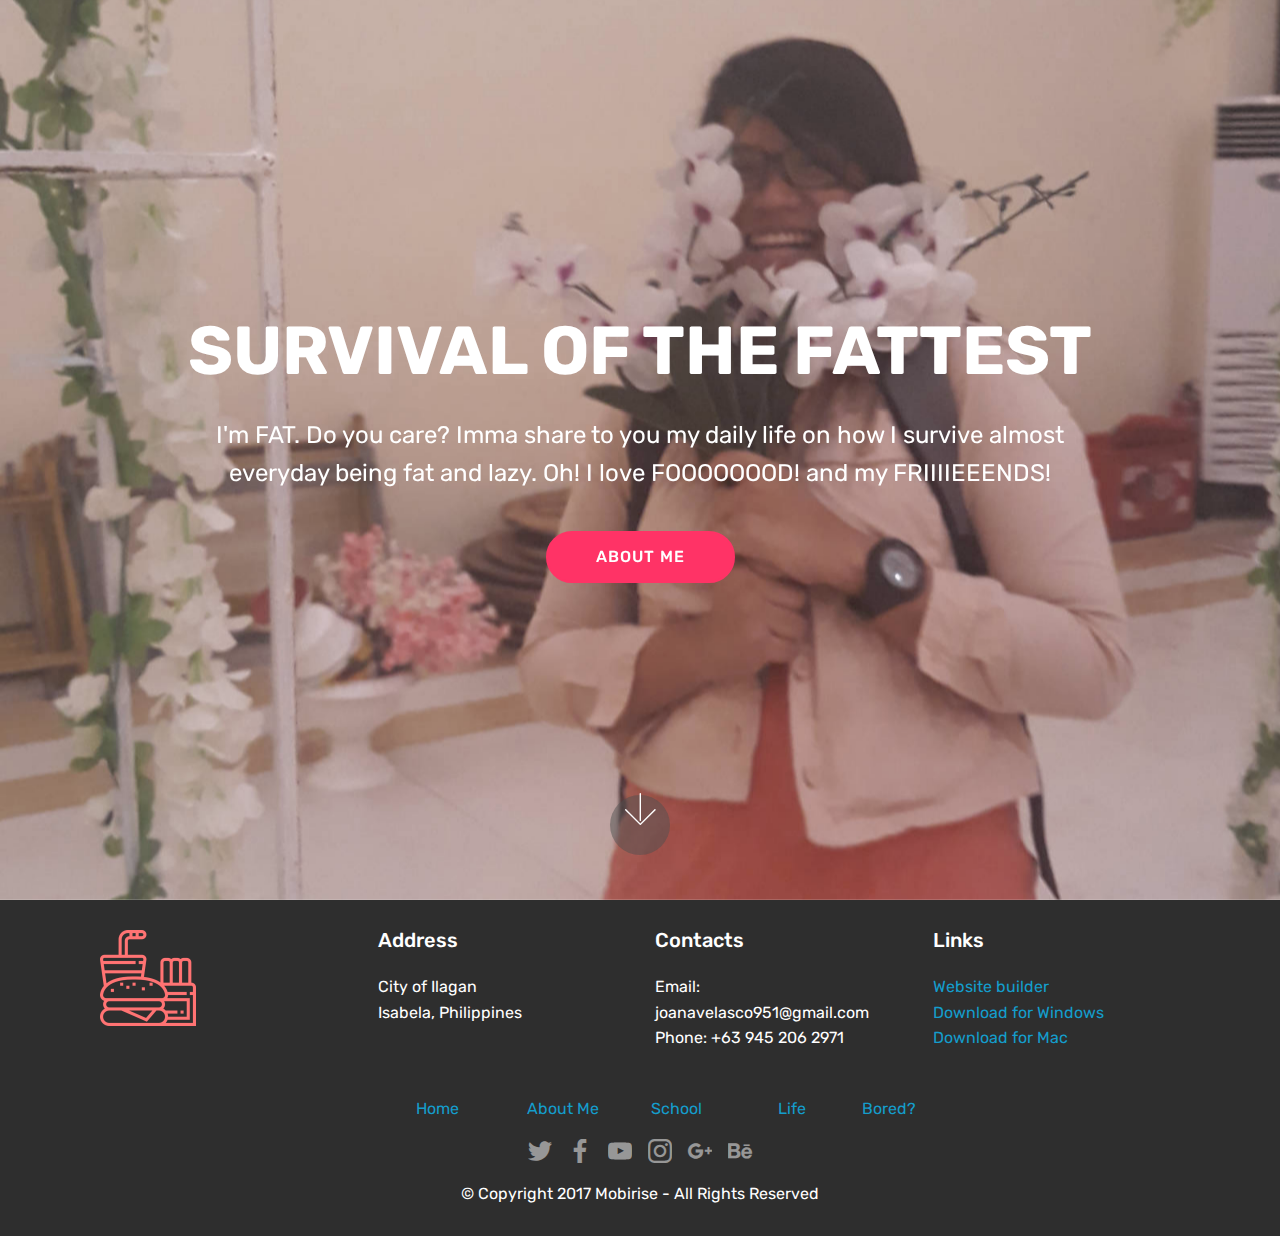
<file: index.html>
<!DOCTYPE html>
<html >
<head>
  <!-- Site made with Mobirise Website Builder v4.8.8, https://mobirise.com -->
  <meta charset="UTF-8">
  <meta http-equiv="X-UA-Compatible" content="IE=edge">
  <meta name="generator" content="Mobirise v4.8.8, mobirise.com">
  <meta name="viewport" content="width=device-width, initial-scale=1, minimum-scale=1">
  <link rel="shortcut icon" href="assets/images/logo4.png" type="image/x-icon">
  <meta name="description" content="">
  <title>Home</title>
  <link rel="stylesheet" href="assets/web/assets/mobirise-icons/mobirise-icons.css">
  <link rel="stylesheet" href="assets/tether/tether.min.css">
  <link rel="stylesheet" href="assets/bootstrap/css/bootstrap.min.css">
  <link rel="stylesheet" href="assets/bootstrap/css/bootstrap-grid.min.css">
  <link rel="stylesheet" href="assets/bootstrap/css/bootstrap-reboot.min.css">
  <link rel="stylesheet" href="assets/socicon/css/styles.css">
  <link rel="stylesheet" href="assets/theme/css/style.css">
  <link rel="stylesheet" href="assets/mobirise/css/mbr-additional.css" type="text/css">
  
  
  
</head>
<body>
  <section class="cid-rbHxvwdHcU mbr-fullscreen mbr-parallax-background" id="header2-a">

    

    

    <div class="container align-center">
        <div class="row justify-content-md-center">
            <div class="mbr-white col-md-10">
                <h1 class="mbr-section-title mbr-bold pb-3 mbr-fonts-style display-1">SURVIVAL OF THE FATTEST</h1>
                
                <p class="mbr-text pb-3 mbr-fonts-style display-5">
                    I'm FAT. Do you care? Imma share to you my daily life on how I survive almost everyday being fat and lazy. Oh! I love FOOOOOOOD! and my FRIIIIEEENDS!
                </p>
                <div class="mbr-section-btn"><a class="btn btn-md btn-secondary display-4" href="page1.html">ABOUT ME</a></div>
            </div>
        </div>
    </div>
    <div class="mbr-arrow hidden-sm-down" aria-hidden="true">
        <a href="#next">
            <i class="mbri-down mbr-iconfont"></i>
        </a>
    </div>
</section>

<section class="engine"><a href="https://mobirise.info/c">web builder</a></section><section class="cid-rbHunxP3Bk" id="footer1-9">

    

    

    <div class="container">
        <div class="media-container-row content text-white">
            <div class="col-12 col-md-3">
                <div class="media-wrap">
                    <a href="https://mobirise.co/">
                        <img src="assets/images/fast-food-192x192.png" alt="Mobirise" title="">
                    </a>
                </div>
            </div>
            <div class="col-12 col-md-3 mbr-fonts-style display-7">
                <h5 class="pb-3">
                    Address
                </h5>
                <p class="mbr-text">
                    City of Ilagan &nbsp; &nbsp; &nbsp; &nbsp; &nbsp; &nbsp; &nbsp; &nbsp; &nbsp; &nbsp;&nbsp;<br>Isabela, Philippines</p>
            </div>
            <div class="col-12 col-md-3 mbr-fonts-style display-7">
                <h5 class="pb-3">
                    Contacts
                </h5>
                <p class="mbr-text">
                    Email: joanavelasco951@gmail.com<br>Phone: +63 945 206 2971 &nbsp; &nbsp; &nbsp; &nbsp; &nbsp; &nbsp; &nbsp;<br></p>
            </div>
            <div class="col-12 col-md-3 mbr-fonts-style display-7">
                <h5 class="pb-3">
                    Links
                </h5>
                <p class="mbr-text">
                    <a class="text-primary" href="https://mobirise.co/">Website builder</a>
                    <br><a class="text-primary" href="https://mobirise.co/">Download for Windows</a>
                    <br><a class="text-primary" href="https://mobirise.co/">Download for Mac</a>
                </p>
            </div>
        </div>
        
    </div>
</section>

<section once="" class="cid-rbI2SZhJM1" id="footer7-u">

    

    

    <div class="container">
        <div class="media-container-row align-center mbr-white">
            <div class="row row-links">
                <ul class="foot-menu">
                    
                    
                    
                    
                    
                <li class="foot-menu-item mbr-fonts-style display-7"><a href="index.html">&nbsp; &nbsp; &nbsp; &nbsp; &nbsp; &nbsp; &nbsp;Home &nbsp; &nbsp; &nbsp; &nbsp;</a></li><li class="foot-menu-item mbr-fonts-style display-7"><a href="page1.html#slider1-c">&nbsp;About Me &nbsp; &nbsp;&nbsp;</a></li><li class="foot-menu-item mbr-fonts-style display-7"><a href="page3.html">School</a> &nbsp; &nbsp; &nbsp; &nbsp; &nbsp;&nbsp;</li><li class="foot-menu-item mbr-fonts-style display-7"><a href="page4.html">Life</a></li><li class="foot-menu-item mbr-fonts-style display-7"><a href="page5.html">&nbsp; &nbsp; &nbsp; Bored?</a></li></ul>
            </div>
            <div class="row social-row">
                <div class="social-list align-right pb-2">
                    
                    
                    
                    
                    
                    
                <div class="soc-item">
                        <a href="https://twitter.com/mobirise" target="_blank">
                            <span class="socicon-twitter socicon mbr-iconfont mbr-iconfont-social"></span>
                        </a>
                    </div><div class="soc-item">
                        <a href="https://www.facebook.com/pages/Mobirise/1616226671953247" target="_blank">
                            <span class="socicon-facebook socicon mbr-iconfont mbr-iconfont-social"></span>
                        </a>
                    </div><div class="soc-item">
                        <a href="https://www.youtube.com/c/mobirise" target="_blank">
                            <span class="socicon-youtube socicon mbr-iconfont mbr-iconfont-social"></span>
                        </a>
                    </div><div class="soc-item">
                        <a href="https://instagram.com/mobirise" target="_blank">
                            <span class="socicon-instagram socicon mbr-iconfont mbr-iconfont-social"></span>
                        </a>
                    </div><div class="soc-item">
                        <a href="https://plus.google.com/u/0/+Mobirise" target="_blank">
                            <span class="socicon-googleplus socicon mbr-iconfont mbr-iconfont-social"></span>
                        </a>
                    </div><div class="soc-item">
                        <a href="https://www.behance.net/Mobirise" target="_blank">
                            <span class="socicon-behance socicon mbr-iconfont mbr-iconfont-social"></span>
                        </a>
                    </div></div>
            </div>
            <div class="row row-copirayt">
                <p class="mbr-text mb-0 mbr-fonts-style mbr-white align-center display-7">
                    © Copyright 2017 Mobirise - All Rights Reserved
                </p>
            </div>
        </div>
    </div>
</section>


  <script src="assets/web/assets/jquery/jquery.min.js"></script>
  <script src="assets/popper/popper.min.js"></script>
  <script src="assets/tether/tether.min.js"></script>
  <script src="assets/bootstrap/js/bootstrap.min.js"></script>
  <script src="assets/smoothscroll/smooth-scroll.js"></script>
  <script src="assets/parallax/jarallax.min.js"></script>
  <script src="assets/theme/js/script.js"></script>
  
  
</body>
</html>
</file>
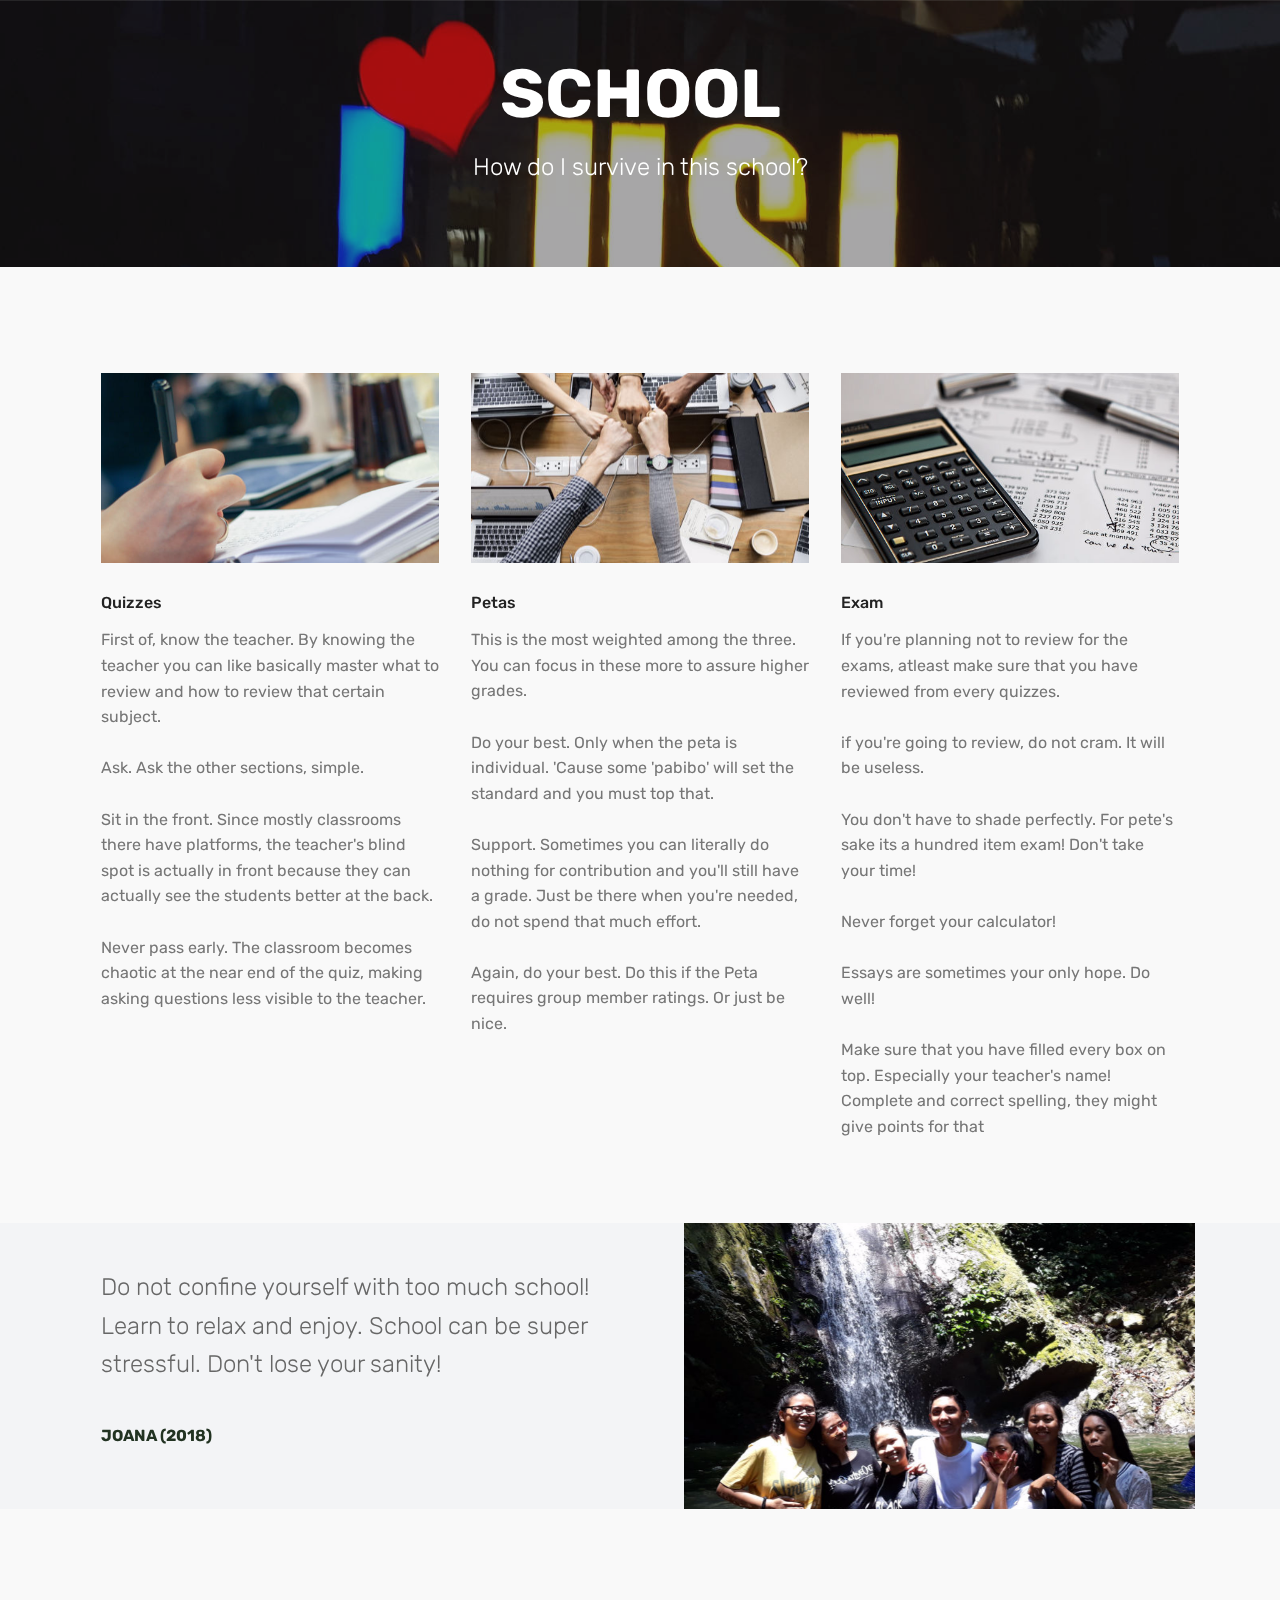
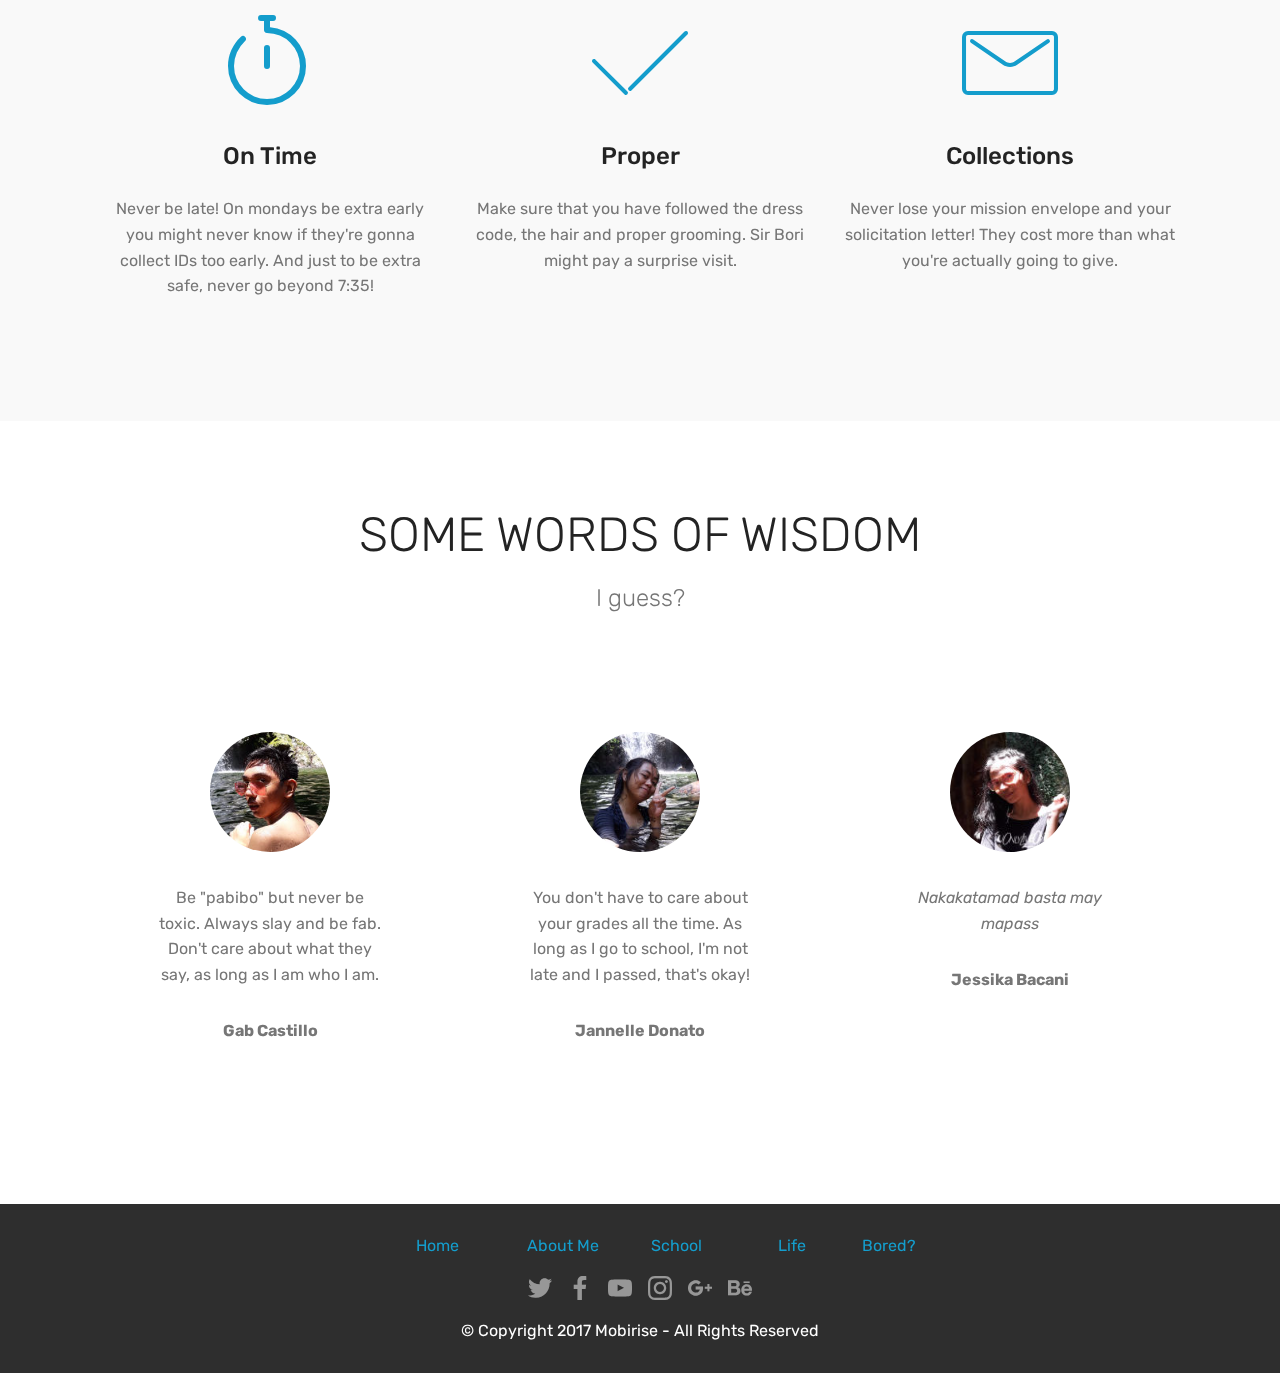
<file: page3.html>
<!DOCTYPE html>
<html >
<head>
  <!-- Site made with Mobirise Website Builder v4.8.8, https://mobirise.com -->
  <meta charset="UTF-8">
  <meta http-equiv="X-UA-Compatible" content="IE=edge">
  <meta name="generator" content="Mobirise v4.8.8, mobirise.com">
  <meta name="viewport" content="width=device-width, initial-scale=1, minimum-scale=1">
  <link rel="shortcut icon" href="assets/images/logo4.png" type="image/x-icon">
  <meta name="description" content="Web Builder Description">
  <title>School</title>
  <link rel="stylesheet" href="assets/web/assets/mobirise-icons/mobirise-icons.css">
  <link rel="stylesheet" href="assets/web/assets/mobirise-icons-bold/mobirise-icons-bold.css">
  <link rel="stylesheet" href="assets/tether/tether.min.css">
  <link rel="stylesheet" href="assets/bootstrap/css/bootstrap.min.css">
  <link rel="stylesheet" href="assets/bootstrap/css/bootstrap-grid.min.css">
  <link rel="stylesheet" href="assets/bootstrap/css/bootstrap-reboot.min.css">
  <link rel="stylesheet" href="assets/socicon/css/styles.css">
  <link rel="stylesheet" href="assets/theme/css/style.css">
  <link rel="stylesheet" href="assets/mobirise/css/mbr-additional.css" type="text/css">
  
  
  
</head>
<body>
  <section class="mbr-section content5 cid-rbI58fmD25 mbr-parallax-background" id="content5-v">

    

    <div class="mbr-overlay" style="opacity: 0.4; background-color: rgb(35, 35, 35);">
    </div>

    <div class="container">
        <div class="media-container-row">
            <div class="title col-12 col-md-8">
                <h2 class="align-center mbr-bold mbr-white pb-3 mbr-fonts-style display-1">SCHOOL</h2>
                <h3 class="mbr-section-subtitle align-center mbr-light mbr-white pb-3 mbr-fonts-style display-5">How do I survive in this school?</h3>
                
                
            </div>
        </div>
    </div>
</section>

<section class="engine"><a href="https://mobirise.info/h">create your own web page</a></section><section class="features2 cid-rbI5frULcc" id="features2-w">

    

    
    
    <div class="container">
        <div class="media-container-row">
            <div class="card p-3 col-12 col-md-6 col-lg-4">
                <div class="card-wrapper">
                    <div class="card-img">
                        <img src="assets/images/mbr-1-676x451.jpg" alt="Mobirise" title="">
                    </div>
                    <div class="card-box">
                        <h4 class="card-title pb-3 mbr-fonts-style display-7">Quizzes</h4>
                        <p class="mbr-text mbr-fonts-style display-7">First of, know the teacher. By knowing the teacher you can like basically master what to review and how to review that certain subject.<br><br>Ask. Ask the other sections, simple.&nbsp;<br><br>Sit in the front. Since mostly classrooms there have platforms, the teacher's blind spot is actually in front because they can actually see the students better at the back.<br><br>Never pass early. The classroom becomes chaotic at the near end of the quiz, making asking questions less visible to the teacher.</p>
                    </div>
                </div>
            </div>

            <div class="card p-3 col-12 col-md-6 col-lg-4">
                <div class="card-wrapper">
                    <div class="card-img">
                        <img src="assets/images/mbr-1-676x323.jpg" alt="Mobirise" title="">
                    </div>
                    <div class="card-box ">
                        <h4 class="card-title pb-3 mbr-fonts-style display-7">
                            Petas</h4>
                        <p class="mbr-text mbr-fonts-style display-7">This is the most weighted among the three. You can focus in these more to assure higher grades.<br><br>Do your best. Only when the peta is individual. 'Cause some 'pabibo' will set the standard and you must top that.<br><br>Support. Sometimes you can literally do nothing for contribution and you'll still have a grade. Just be there when you're needed, do not spend that much effort.<br><br>Again, do your best. Do this if the Peta requires group member ratings. Or just be nice.</p>
                    </div>
                </div>
            </div>

            <div class="card p-3 col-12 col-md-6 col-lg-4">
                <div class="card-wrapper">
                    <div class="card-img">
                        <img src="assets/images/mbr-1-676x398.jpg" alt="Mobirise" title="">
                    </div>
                    <div class="card-box">
                        <h4 class="card-title pb-3 mbr-fonts-style display-7">
                            Exam</h4>
                        <p class="mbr-text mbr-fonts-style display-7">If you're planning not to review for the exams, atleast make sure that you have reviewed from every quizzes.<br><br>if you're going to review, do not cram. It will be useless.<br><br>You don't have to shade perfectly. For pete's sake its a hundred item exam! Don't take your time!<br><br>Never forget your calculator!<br><br>Essays are sometimes your only hope. Do well!<br><br>Make sure that you have filled every box on top. Especially your teacher's name! Complete and correct spelling, they might give points for that<br><br><br></p>
                    </div>
                </div>
            </div>

            
        </div>
    </div>
</section>

<section class="testimonials3 cid-rbIpbs9paH" id="testimonials3-1a">

    

    

    <div class="container">
        <div class="media-container-row">
            <div class="media-content px-3 align-self-center mbr-white py-2">
                <p class="mbr-text testimonial-text mbr-fonts-style display-5"><span style="font-style: normal;">Do not confine yourself with too much school! Learn to relax and enjoy. School can be super stressful. Don't lose your sanity!</span></p>
                <p class="mbr-author-name pt-4 mb-2 mbr-fonts-style display-7">JOANA (2018)</p>
                <p class="mbr-author-desc mbr-fonts-style display-7"></p>
            </div>

            <div class="mbr-figure pl-lg-5" style="width: 100%;">
              <img src="assets/images/20180523-1122401-1-1162x872.jpg" alt="" title="">
            </div>
        </div>
    </div>
</section>

<section class="features1 cid-rbI5irqe7t" id="features1-x">
    
    

    
    <div class="container">
        <div class="media-container-row">

            <div class="card p-3 col-12 col-md-6 col-lg-4">
                <div class="card-img pb-3">
                    <span class="mbr-iconfont mbrib-timer"></span>
                </div>
                <div class="card-box">
                    <h4 class="card-title py-3 mbr-fonts-style display-5">On Time</h4>
                    <p class="mbr-text mbr-fonts-style display-7">
                        Never be late! On mondays be extra early you might never know if they're gonna collect IDs too early. And just to be extra safe, never go beyond 7:35!</p>
                </div>
            </div>

            <div class="card p-3 col-12 col-md-6 col-lg-4">
                <div class="card-img pb-3">
                    <span class="mbr-iconfont mbri-success"></span>
                </div>
                <div class="card-box">
                    <h4 class="card-title py-3 mbr-fonts-style display-5">Proper</h4>
                    <p class="mbr-text mbr-fonts-style display-7">
                        Make sure that you have followed the dress code, the hair and proper grooming. Sir Bori might pay a surprise visit.</p>
                </div>
            </div>

            <div class="card p-3 col-12 col-md-6 col-lg-4">
                <div class="card-img pb-3">
                    <span class="mbr-iconfont mbri-letter"></span>
                </div>
                <div class="card-box">
                    <h4 class="card-title py-3 mbr-fonts-style display-5">
                        Collections</h4>
                    <p class="mbr-text mbr-fonts-style display-7">Never lose your mission envelope and your solicitation letter! They cost more than what you're actually going to give.</p>
                </div>
            </div>

            

        </div>

    </div>

</section>

<section class="testimonials1 cid-rbIqrMLuVd" id="testimonials1-1b">

    

    
    <div class="container">
        <div class="media-container-row">
            <div class="title col-12 align-center">
                <h2 class="pb-3 mbr-fonts-style display-2">SOME WORDS OF WISDOM</h2>
                <h3 class="mbr-section-subtitle mbr-light pb-3 mbr-fonts-style display-5">I guess?</h3>
            </div>
        </div>
    </div>

    <div class="container pt-3 mt-2">
        <div class="media-container-row">
            <div class="mbr-testimonial p-3 align-center col-12 col-md-6 col-lg-4">
                <div class="panel-item p-3">
                    <div class="card-block">
                        <div class="testimonial-photo">
                            <img src="assets/images/20180523-112551-240x320.jpg" alt="" title="">
                        </div>
                        <p class="mbr-text mbr-fonts-style display-7">Be "pabibo" but never be toxic. Always slay and be fab. Don't care about what they say, as long as I am who I am.</p>
                    </div>
                    <div class="card-footer">
                        <div class="mbr-author-name mbr-bold mbr-fonts-style display-7">
                             Gab Castillo</div>
                        <small class="mbr-author-desc mbr-italic mbr-light mbr-fonts-style display-7"></small>
                    </div>
                </div>
            </div>

            <div class="mbr-testimonial p-3 align-center col-12 col-md-6 col-lg-4">
                <div class="panel-item p-3">
                    <div class="card-block">
                        <div class="testimonial-photo">
                            <img src="assets/images/20180523-113502-240x320.jpg" alt="" title="">
                        </div>
                        <p class="mbr-text mbr-fonts-style display-7">You don't have to care about your grades all the time. As long as I go to school, I'm not late and I passed, that's okay!</p>
                    </div>
                    <div class="card-footer">
                        <div class="mbr-author-name mbr-bold mbr-fonts-style display-7">
                             Jannelle Donato</div>
                        <small class="mbr-author-desc mbr-italic mbr-light mbr-fonts-style display-7"></small>
                    </div>
                </div>
            </div>

            <div class="mbr-testimonial p-3 align-center col-12 col-md-6 col-lg-4">
                <div class="panel-item p-3">
                    <div class="card-block">
                        <div class="testimonial-photo">
                            <img src="assets/images/20180523-111511-240x320.jpg" alt="" title="">
                        </div>
                        <p class="mbr-text mbr-fonts-style display-7"><em>Nakakatamad basta may mapass</em></p>
                    </div>
                    <div class="card-footer">
                        <div class="mbr-author-name mbr-bold mbr-fonts-style display-7">
                             Jessika Bacani</div>
                        <small class="mbr-author-desc mbr-italic mbr-light mbr-fonts-style display-7"></small>
                    </div>
                </div>
            </div>

            

            

            
        </div>
    </div>   
</section>

<section once="" class="cid-rbI0Jv7sAD" id="footer7-o">

    

    

    <div class="container">
        <div class="media-container-row align-center mbr-white">
            <div class="row row-links">
                <ul class="foot-menu">
                    
                    
                    
                    
                    
                <li class="foot-menu-item mbr-fonts-style display-7"><a href="index.html">&nbsp; &nbsp; &nbsp; &nbsp; &nbsp; &nbsp; &nbsp;Home &nbsp; &nbsp; &nbsp; &nbsp;</a></li><li class="foot-menu-item mbr-fonts-style display-7"><a href="page1.html#slider1-c">&nbsp;About Me &nbsp; &nbsp;&nbsp;</a></li><li class="foot-menu-item mbr-fonts-style display-7"><a href="page3.html">School</a> &nbsp; &nbsp; &nbsp; &nbsp; &nbsp;&nbsp;</li><li class="foot-menu-item mbr-fonts-style display-7"><a href="page4.html">Life</a></li><li class="foot-menu-item mbr-fonts-style display-7"><a href="page5.html">&nbsp; &nbsp; &nbsp; Bored?</a></li></ul>
            </div>
            <div class="row social-row">
                <div class="social-list align-right pb-2">
                    
                    
                    
                    
                    
                    
                <div class="soc-item">
                        <a href="https://twitter.com/mobirise" target="_blank">
                            <span class="socicon-twitter socicon mbr-iconfont mbr-iconfont-social"></span>
                        </a>
                    </div><div class="soc-item">
                        <a href="https://www.facebook.com/pages/Mobirise/1616226671953247" target="_blank">
                            <span class="socicon-facebook socicon mbr-iconfont mbr-iconfont-social"></span>
                        </a>
                    </div><div class="soc-item">
                        <a href="https://www.youtube.com/c/mobirise" target="_blank">
                            <span class="socicon-youtube socicon mbr-iconfont mbr-iconfont-social"></span>
                        </a>
                    </div><div class="soc-item">
                        <a href="https://instagram.com/mobirise" target="_blank">
                            <span class="socicon-instagram socicon mbr-iconfont mbr-iconfont-social"></span>
                        </a>
                    </div><div class="soc-item">
                        <a href="https://plus.google.com/u/0/+Mobirise" target="_blank">
                            <span class="socicon-googleplus socicon mbr-iconfont mbr-iconfont-social"></span>
                        </a>
                    </div><div class="soc-item">
                        <a href="https://www.behance.net/Mobirise" target="_blank">
                            <span class="socicon-behance socicon mbr-iconfont mbr-iconfont-social"></span>
                        </a>
                    </div></div>
            </div>
            <div class="row row-copirayt">
                <p class="mbr-text mb-0 mbr-fonts-style mbr-white align-center display-7">
                    © Copyright 2017 Mobirise - All Rights Reserved
                </p>
            </div>
        </div>
    </div>
</section>


  <script src="assets/web/assets/jquery/jquery.min.js"></script>
  <script src="assets/popper/popper.min.js"></script>
  <script src="assets/tether/tether.min.js"></script>
  <script src="assets/bootstrap/js/bootstrap.min.js"></script>
  <script src="assets/smoothscroll/smooth-scroll.js"></script>
  <script src="assets/parallax/jarallax.min.js"></script>
  <script src="assets/theme/js/script.js"></script>
  
  
</body>
</html>
</file>
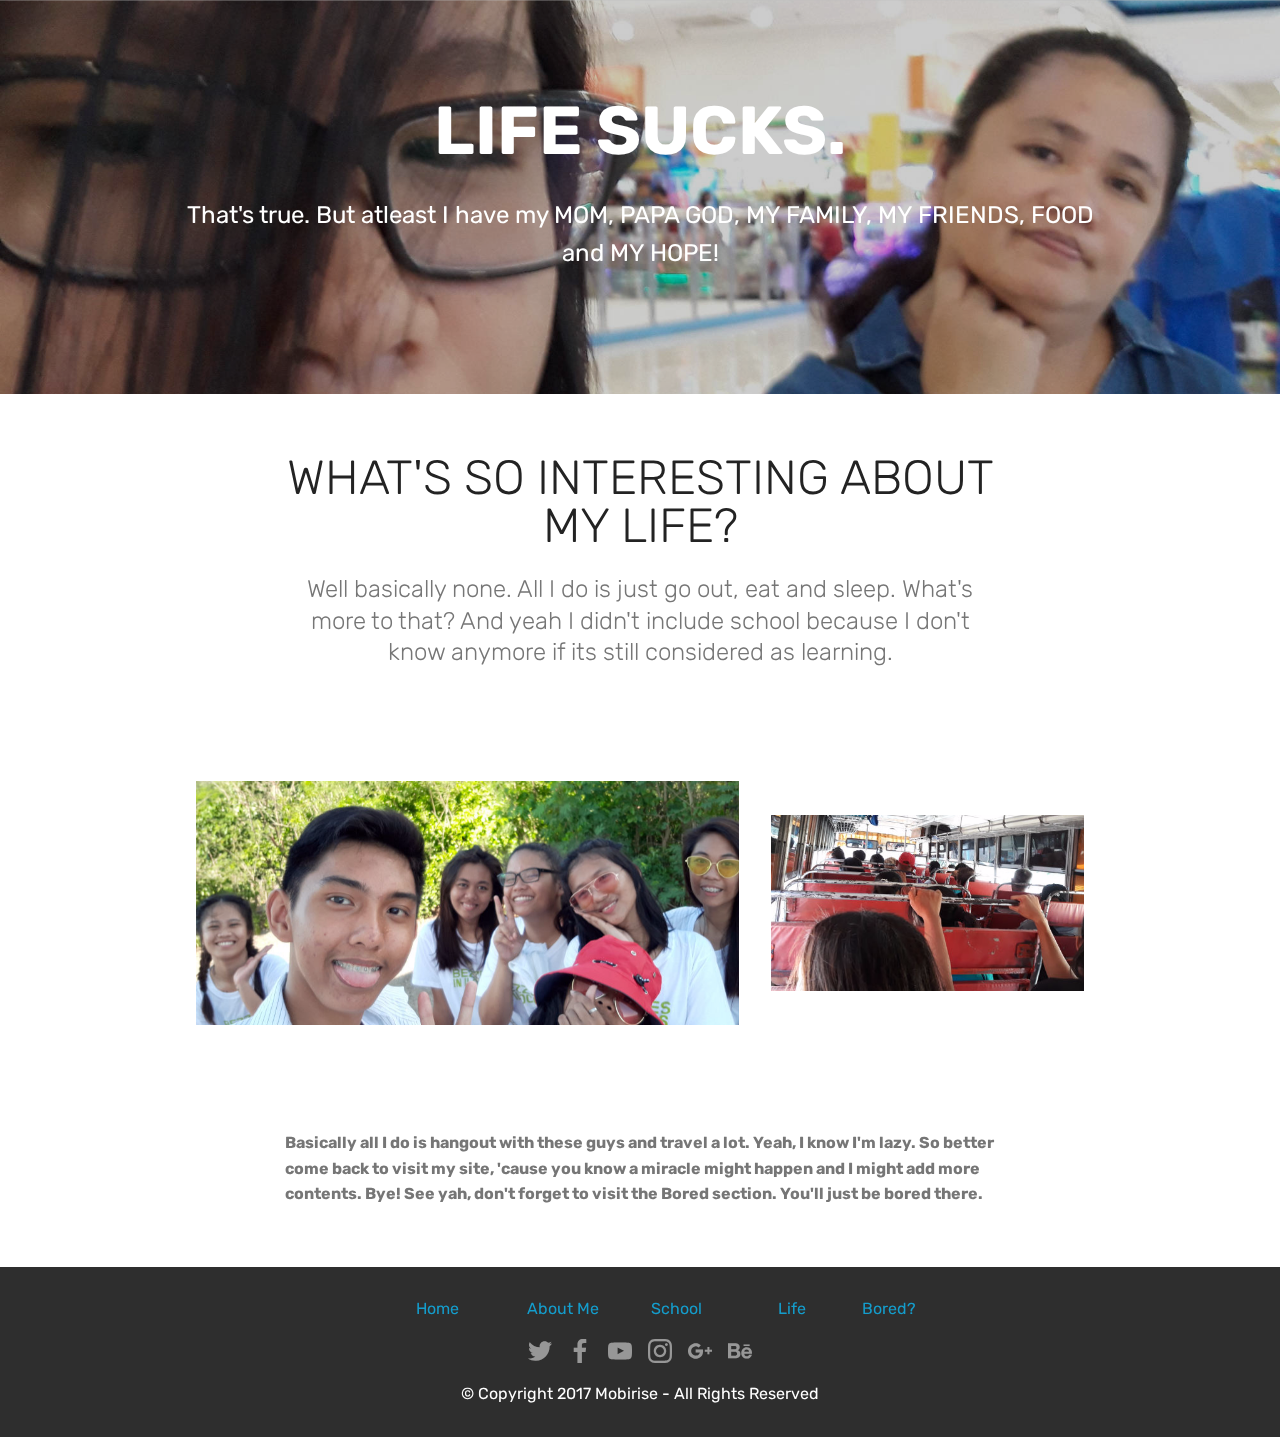
<file: page4.html>
<!DOCTYPE html>
<html >
<head>
  <!-- Site made with Mobirise Website Builder v4.8.8, https://mobirise.com -->
  <meta charset="UTF-8">
  <meta http-equiv="X-UA-Compatible" content="IE=edge">
  <meta name="generator" content="Mobirise v4.8.8, mobirise.com">
  <meta name="viewport" content="width=device-width, initial-scale=1, minimum-scale=1">
  <link rel="shortcut icon" href="assets/images/logo4.png" type="image/x-icon">
  <meta name="description" content="Website Maker Description">
  <title>Life</title>
  <link rel="stylesheet" href="assets/web/assets/mobirise-icons/mobirise-icons.css">
  <link rel="stylesheet" href="assets/tether/tether.min.css">
  <link rel="stylesheet" href="assets/bootstrap/css/bootstrap.min.css">
  <link rel="stylesheet" href="assets/bootstrap/css/bootstrap-grid.min.css">
  <link rel="stylesheet" href="assets/bootstrap/css/bootstrap-reboot.min.css">
  <link rel="stylesheet" href="assets/socicon/css/styles.css">
  <link rel="stylesheet" href="assets/theme/css/style.css">
  <link rel="stylesheet" href="assets/mobirise/css/mbr-additional.css" type="text/css">
  
  
  
</head>
<body>
  <section class="header1 cid-rbItA0WIzK mbr-parallax-background" id="header1-1c">

    

    <div class="mbr-overlay" style="opacity: 0.2; background-color: rgb(0, 0, 0);">
    </div>

    <div class="container">
        <div class="row justify-content-md-center">
            <div class="mbr-white col-md-10">
                <h1 class="mbr-section-title align-center mbr-bold pb-3 mbr-fonts-style display-1">
                    LIFE SUCKS.</h1>
                
                <p class="mbr-text align-center pb-3 mbr-fonts-style display-5">
                    That's true. But atleast I have my MOM, PAPA GOD, MY FAMILY, MY FRIENDS, FOOD and MY HOPE!</p>
                
            </div>
        </div>
    </div>

</section>

<section class="engine"><a href="https://mobirise.info/l">free site templates</a></section><section class="mbr-section content4 cid-rbIwlUlZ87" id="content4-1d">

    

    <div class="container">
        <div class="media-container-row">
            <div class="title col-12 col-md-8">
                <h2 class="align-center pb-3 mbr-fonts-style display-2">
                    WHAT'S SO INTERESTING ABOUT MY LIFE?</h2>
                <h3 class="mbr-section-subtitle align-center mbr-light mbr-fonts-style display-5">
                    Well basically none. All I do is just go out, eat and sleep. What's more to that? And yeah I didn't include school because I don't know anymore if its still considered as learning.</h3>
                
            </div>
        </div>
    </div>
</section>

<section class="cid-rbIzyymCfT" id="image4-1j">
    <!-- Block parameters controls (Blue "Gear" panel) -->
    
    <!-- End block parameters -->
    <div class="container images-container">
            <div class="media-container-row" style="width: 80%;">
                <div class="img-item item1" style="width: 177%;">
                    <img src="assets/images/20180523-161950-1086x611.jpg" alt="" title="">
                    
                </div>
                <div class="img-item">
                    <img src="assets/images/20180621-114029-626x352.jpg" alt="" title="">
                    
                </div>
            </div>
    </div>
</section>

<section class="mbr-section article content1 cid-rbIzoEVYB4" id="content1-1i">
    
     

    <div class="container">
        <div class="media-container-row">
            <div class="mbr-text col-12 col-md-8 mbr-fonts-style display-7"><strong>Basically all I do is hangout with these guys and travel a lot. Yeah, I know I'm lazy. So better come back to visit my site, 'cause you know a miracle might happen and I might add more contents. Bye! See yah, don't forget to visit the Bored section. You'll just be bored there.</strong></div>
        </div>
    </div>
</section>

<section once="" class="cid-rbI0Jv7sAD" id="footer7-z">

    

    

    <div class="container">
        <div class="media-container-row align-center mbr-white">
            <div class="row row-links">
                <ul class="foot-menu">
                    
                    
                    
                    
                    
                <li class="foot-menu-item mbr-fonts-style display-7"><a href="index.html">&nbsp; &nbsp; &nbsp; &nbsp; &nbsp; &nbsp; &nbsp;Home &nbsp; &nbsp; &nbsp; &nbsp;</a></li><li class="foot-menu-item mbr-fonts-style display-7"><a href="page1.html#slider1-c">&nbsp;About Me &nbsp; &nbsp;&nbsp;</a></li><li class="foot-menu-item mbr-fonts-style display-7"><a href="page3.html">School</a> &nbsp; &nbsp; &nbsp; &nbsp; &nbsp;&nbsp;</li><li class="foot-menu-item mbr-fonts-style display-7"><a href="page4.html">Life</a></li><li class="foot-menu-item mbr-fonts-style display-7"><a href="page5.html">&nbsp; &nbsp; &nbsp; Bored?</a></li></ul>
            </div>
            <div class="row social-row">
                <div class="social-list align-right pb-2">
                    
                    
                    
                    
                    
                    
                <div class="soc-item">
                        <a href="https://twitter.com/mobirise" target="_blank">
                            <span class="socicon-twitter socicon mbr-iconfont mbr-iconfont-social"></span>
                        </a>
                    </div><div class="soc-item">
                        <a href="https://www.facebook.com/pages/Mobirise/1616226671953247" target="_blank">
                            <span class="socicon-facebook socicon mbr-iconfont mbr-iconfont-social"></span>
                        </a>
                    </div><div class="soc-item">
                        <a href="https://www.youtube.com/c/mobirise" target="_blank">
                            <span class="socicon-youtube socicon mbr-iconfont mbr-iconfont-social"></span>
                        </a>
                    </div><div class="soc-item">
                        <a href="https://instagram.com/mobirise" target="_blank">
                            <span class="socicon-instagram socicon mbr-iconfont mbr-iconfont-social"></span>
                        </a>
                    </div><div class="soc-item">
                        <a href="https://plus.google.com/u/0/+Mobirise" target="_blank">
                            <span class="socicon-googleplus socicon mbr-iconfont mbr-iconfont-social"></span>
                        </a>
                    </div><div class="soc-item">
                        <a href="https://www.behance.net/Mobirise" target="_blank">
                            <span class="socicon-behance socicon mbr-iconfont mbr-iconfont-social"></span>
                        </a>
                    </div></div>
            </div>
            <div class="row row-copirayt">
                <p class="mbr-text mb-0 mbr-fonts-style mbr-white align-center display-7">
                    © Copyright 2017 Mobirise - All Rights Reserved
                </p>
            </div>
        </div>
    </div>
</section>


  <script src="assets/web/assets/jquery/jquery.min.js"></script>
  <script src="assets/popper/popper.min.js"></script>
  <script src="assets/tether/tether.min.js"></script>
  <script src="assets/bootstrap/js/bootstrap.min.js"></script>
  <script src="assets/smoothscroll/smooth-scroll.js"></script>
  <script src="assets/parallax/jarallax.min.js"></script>
  <script src="assets/theme/js/script.js"></script>
  
  
</body>
</html>
</file>
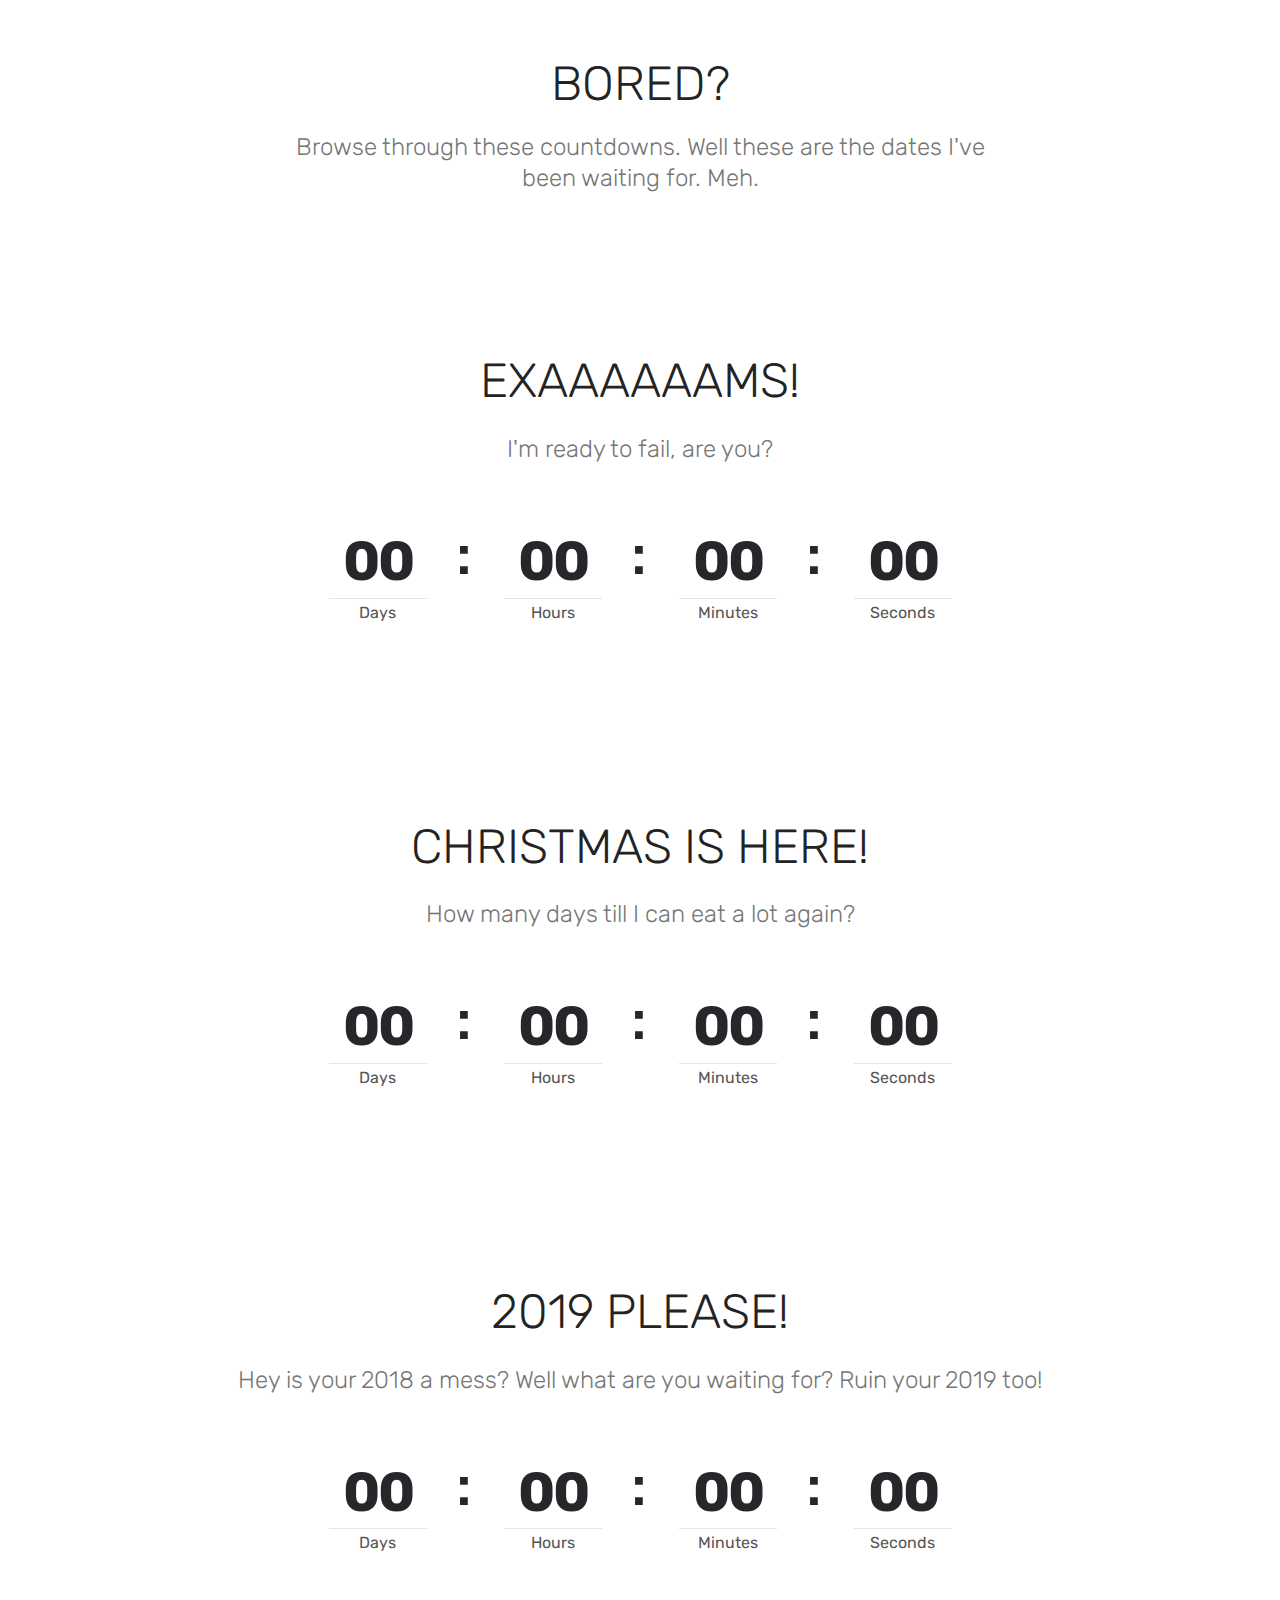
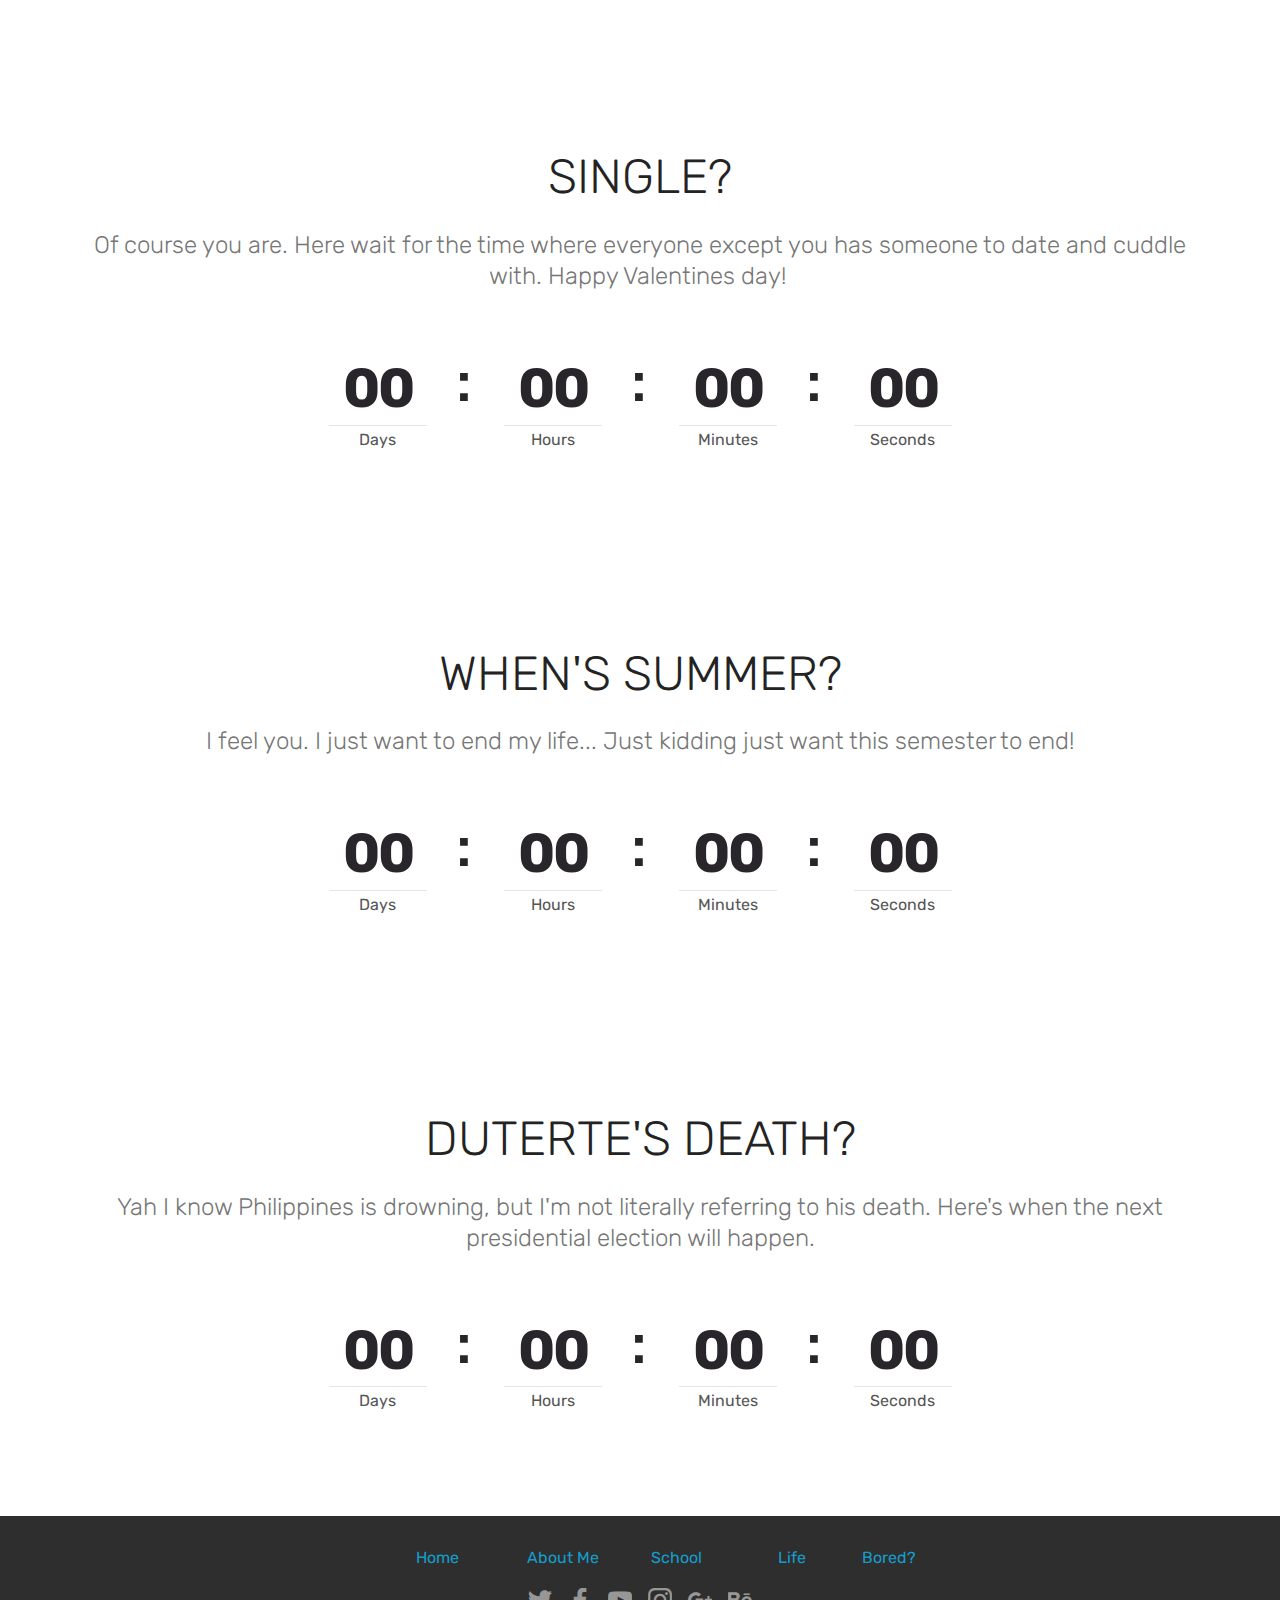
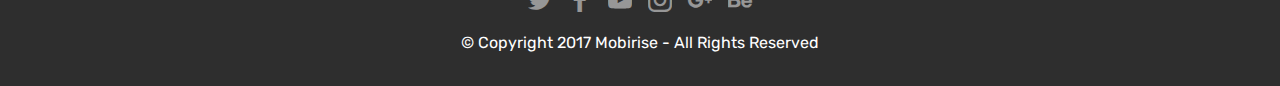
<file: page5.html>
<!DOCTYPE html>
<html >
<head>
  <!-- Site made with Mobirise Website Builder v4.8.8, https://mobirise.com -->
  <meta charset="UTF-8">
  <meta http-equiv="X-UA-Compatible" content="IE=edge">
  <meta name="generator" content="Mobirise v4.8.8, mobirise.com">
  <meta name="viewport" content="width=device-width, initial-scale=1, minimum-scale=1">
  <link rel="shortcut icon" href="assets/images/logo4.png" type="image/x-icon">
  <meta name="description" content="Site Builder Description">
  <title>Bored</title>
  <link rel="stylesheet" href="assets/tether/tether.min.css">
  <link rel="stylesheet" href="assets/bootstrap/css/bootstrap.min.css">
  <link rel="stylesheet" href="assets/bootstrap/css/bootstrap-grid.min.css">
  <link rel="stylesheet" href="assets/bootstrap/css/bootstrap-reboot.min.css">
  <link rel="stylesheet" href="assets/socicon/css/styles.css">
  <link rel="stylesheet" href="assets/theme/css/style.css">
  <link rel="stylesheet" href="assets/mobirise/css/mbr-additional.css" type="text/css">
  
  
  
</head>
<body>
  <section class="mbr-section content4 cid-rbIi4cWhZ8" id="content4-14">

    

    <div class="container">
        <div class="media-container-row">
            <div class="title col-12 col-md-8">
                <h2 class="align-center pb-3 mbr-fonts-style display-2">
                    BORED?</h2>
                <h3 class="mbr-section-subtitle align-center mbr-light mbr-fonts-style display-5">
                    Browse through these countdowns. Well these are the dates I've been waiting for. Meh.</h3>
                
            </div>
        </div>
    </div>
</section>

<section class="engine"><a href="https://mobirise.info/g">build your own website</a></section><section class="countdown1 cid-rbIlC09woq" id="countdown1-18">
    
    
    
    <div class="container ">
        <h2 class="mbr-section-title pb-3 align-center mbr-fonts-style display-2">EXAAAAAAMS!</h2>
        <h3 class="mbr-section-subtitle align-center mbr-fonts-style display-5">
            I'm ready to fail, are you?</h3>
        
    </div>
    <div class="container countdown-cont align-center">
        <div class="daysCountdown" title="Days"></div>
        <div class="hoursCountdown" title="Hours"></div> 
        <div class="minutesCountdown" title="Minutes"></div> 
        <div class="secondsCountdown" title="Seconds"></div>
        <div class="countdown pt-5 mt-2" data-due-date="2018/12/15"> 
        </div>
    </div>
</section>

<section class="countdown1 cid-rbIhNQRfJp" id="countdown1-12">
    
    
    
    <div class="container ">
        <h2 class="mbr-section-title pb-3 align-center mbr-fonts-style display-2">
            CHRISTMAS IS HERE!</h2>
        <h3 class="mbr-section-subtitle align-center mbr-fonts-style display-5">How many days till I can eat a lot again?</h3>
        
    </div>
    <div class="container countdown-cont align-center">
        <div class="daysCountdown" title="Days"></div>
        <div class="hoursCountdown" title="Hours"></div> 
        <div class="minutesCountdown" title="Minutes"></div> 
        <div class="secondsCountdown" title="Seconds"></div>
        <div class="countdown pt-5 mt-2" data-due-date="2018/12/25"> 
        </div>
    </div>
</section>

<section class="countdown1 cid-rbIiyTKCQf" id="countdown1-15">
    
    
    
    <div class="container ">
        <h2 class="mbr-section-title pb-3 align-center mbr-fonts-style display-2">2019 PLEASE!</h2>
        <h3 class="mbr-section-subtitle align-center mbr-fonts-style display-5">
            Hey is your 2018 a mess? Well what are you waiting for? Ruin your 2019 too!</h3>
        
    </div>
    <div class="container countdown-cont align-center">
        <div class="daysCountdown" title="Days"></div>
        <div class="hoursCountdown" title="Hours"></div> 
        <div class="minutesCountdown" title="Minutes"></div> 
        <div class="secondsCountdown" title="Seconds"></div>
        <div class="countdown pt-5 mt-2" data-due-date="2019/01/01"> 
        </div>
    </div>
</section>

<section class="countdown1 cid-rbIlXllRPV" id="countdown1-19">
    
    
    
    <div class="container ">
        <h2 class="mbr-section-title pb-3 align-center mbr-fonts-style display-2">
            SINGLE?</h2>
        <h3 class="mbr-section-subtitle align-center mbr-fonts-style display-5">Of course you are. Here wait for the time where everyone except you has someone to date and cuddle with. Happy Valentines day!&nbsp;</h3>
        
    </div>
    <div class="container countdown-cont align-center">
        <div class="daysCountdown" title="Days"></div>
        <div class="hoursCountdown" title="Hours"></div> 
        <div class="minutesCountdown" title="Minutes"></div> 
        <div class="secondsCountdown" title="Seconds"></div>
        <div class="countdown pt-5 mt-2" data-due-date="2019/02/14"> 
        </div>
    </div>
</section>

<section class="countdown1 cid-rbIjay3usg" id="countdown1-16">
    
    
    
    <div class="container ">
        <h2 class="mbr-section-title pb-3 align-center mbr-fonts-style display-2">WHEN'S SUMMER?</h2>
        <h3 class="mbr-section-subtitle align-center mbr-fonts-style display-5">
            I feel you. I just want to end my life... Just kidding just want this semester to end!</h3>
        
    </div>
    <div class="container countdown-cont align-center">
        <div class="daysCountdown" title="Days"></div>
        <div class="hoursCountdown" title="Hours"></div> 
        <div class="minutesCountdown" title="Minutes"></div> 
        <div class="secondsCountdown" title="Seconds"></div>
        <div class="countdown pt-5 mt-2" data-due-date="2019/05/30"> 
        </div>
    </div>
</section>

<section class="countdown1 cid-rbIjTsFpMQ" id="countdown1-17">
    
    
    
    <div class="container ">
        <h2 class="mbr-section-title pb-3 align-center mbr-fonts-style display-2">
            DUTERTE'S DEATH?</h2>
        <h3 class="mbr-section-subtitle align-center mbr-fonts-style display-5">Yah I know Philippines is drowning, but I'm not literally referring to his death. Here's when the next presidential election will happen.</h3>
        
    </div>
    <div class="container countdown-cont align-center">
        <div class="daysCountdown" title="Days"></div>
        <div class="hoursCountdown" title="Hours"></div> 
        <div class="minutesCountdown" title="Minutes"></div> 
        <div class="secondsCountdown" title="Seconds"></div>
        <div class="countdown pt-5 mt-2" data-due-date="2022/05/09"> 
        </div>
    </div>
</section>

<section once="" class="cid-rbI0Jv7sAD" id="footer7-10">

    

    

    <div class="container">
        <div class="media-container-row align-center mbr-white">
            <div class="row row-links">
                <ul class="foot-menu">
                    
                    
                    
                    
                    
                <li class="foot-menu-item mbr-fonts-style display-7"><a href="index.html">&nbsp; &nbsp; &nbsp; &nbsp; &nbsp; &nbsp; &nbsp;Home &nbsp; &nbsp; &nbsp; &nbsp;</a></li><li class="foot-menu-item mbr-fonts-style display-7"><a href="page1.html#slider1-c">&nbsp;About Me &nbsp; &nbsp;&nbsp;</a></li><li class="foot-menu-item mbr-fonts-style display-7"><a href="page3.html">School</a> &nbsp; &nbsp; &nbsp; &nbsp; &nbsp;&nbsp;</li><li class="foot-menu-item mbr-fonts-style display-7"><a href="page4.html">Life</a></li><li class="foot-menu-item mbr-fonts-style display-7"><a href="page5.html">&nbsp; &nbsp; &nbsp; Bored?</a></li></ul>
            </div>
            <div class="row social-row">
                <div class="social-list align-right pb-2">
                    
                    
                    
                    
                    
                    
                <div class="soc-item">
                        <a href="https://twitter.com/mobirise" target="_blank">
                            <span class="socicon-twitter socicon mbr-iconfont mbr-iconfont-social"></span>
                        </a>
                    </div><div class="soc-item">
                        <a href="https://www.facebook.com/pages/Mobirise/1616226671953247" target="_blank">
                            <span class="socicon-facebook socicon mbr-iconfont mbr-iconfont-social"></span>
                        </a>
                    </div><div class="soc-item">
                        <a href="https://www.youtube.com/c/mobirise" target="_blank">
                            <span class="socicon-youtube socicon mbr-iconfont mbr-iconfont-social"></span>
                        </a>
                    </div><div class="soc-item">
                        <a href="https://instagram.com/mobirise" target="_blank">
                            <span class="socicon-instagram socicon mbr-iconfont mbr-iconfont-social"></span>
                        </a>
                    </div><div class="soc-item">
                        <a href="https://plus.google.com/u/0/+Mobirise" target="_blank">
                            <span class="socicon-googleplus socicon mbr-iconfont mbr-iconfont-social"></span>
                        </a>
                    </div><div class="soc-item">
                        <a href="https://www.behance.net/Mobirise" target="_blank">
                            <span class="socicon-behance socicon mbr-iconfont mbr-iconfont-social"></span>
                        </a>
                    </div></div>
            </div>
            <div class="row row-copirayt">
                <p class="mbr-text mb-0 mbr-fonts-style mbr-white align-center display-7">
                    © Copyright 2017 Mobirise - All Rights Reserved
                </p>
            </div>
        </div>
    </div>
</section>


  <script src="assets/web/assets/jquery/jquery.min.js"></script>
  <script src="assets/popper/popper.min.js"></script>
  <script src="assets/tether/tether.min.js"></script>
  <script src="assets/bootstrap/js/bootstrap.min.js"></script>
  <script src="assets/smoothscroll/smooth-scroll.js"></script>
  <script src="assets/countdown/jquery.countdown.min.js"></script>
  <script src="assets/theme/js/script.js"></script>
  
  
</body>
</html>
</file>
<file: assets/web/assets/mobirise-icons/mobirise-icons.css>
@font-face {
  font-family: 'MobiriseIcons';
  src:  url('mobirise-icons.eot?spat4u');
  src:  url('mobirise-icons.eot?spat4u#iefix') format('embedded-opentype'),
    url('mobirise-icons.ttf?spat4u') format('truetype'),
    url('mobirise-icons.woff?spat4u') format('woff'),
    url('mobirise-icons.svg?spat4u#MobiriseIcons') format('svg');
  font-weight: normal;
  font-style: normal;
}

[class^="mbri-"], [class*=" mbri-"] {
  /* use !important to prevent issues with browser extensions that change fonts */
  font-family: MobiriseIcons !important;
  speak: none;
  font-style: normal;
  font-weight: normal;
  font-variant: normal;
  text-transform: none;
  line-height: 1;

  /* Better Font Rendering =========== */
  -webkit-font-smoothing: antialiased;
  -moz-osx-font-smoothing: grayscale;
}

.mbri-add-submenu:before {
  content: "\e900";
}
.mbri-alert:before {
  content: "\e901";
}
.mbri-align-center:before {
  content: "\e902";
}
.mbri-align-justify:before {
  content: "\e903";
}
.mbri-align-left:before {
  content: "\e904";
}
.mbri-align-right:before {
  content: "\e905";
}
.mbri-android:before {
  content: "\e906";
}
.mbri-apple:before {
  content: "\e907";
}
.mbri-arrow-down:before {
  content: "\e908";
}
.mbri-arrow-next:before {
  content: "\e909";
}
.mbri-arrow-prev:before {
  content: "\e90a";
}
.mbri-arrow-up:before {
  content: "\e90b";
}
.mbri-bold:before {
  content: "\e90c";
}
.mbri-bookmark:before {
  content: "\e90d";
}
.mbri-bootstrap:before {
  content: "\e90e";
}
.mbri-briefcase:before {
  content: "\e90f";
}
.mbri-browse:before {
  content: "\e910";
}
.mbri-bulleted-list:before {
  content: "\e911";
}
.mbri-calendar:before {
  content: "\e912";
}
.mbri-camera:before {
  content: "\e913";
}
.mbri-cart-add:before {
  content: "\e914";
}
.mbri-cart-full:before {
  content: "\e915";
}
.mbri-cash:before {
  content: "\e916";
}
.mbri-change-style:before {
  content: "\e917";
}
.mbri-chat:before {
  content: "\e918";
}
.mbri-clock:before {
  content: "\e919";
}
.mbri-close:before {
  content: "\e91a";
}
.mbri-cloud:before {
  content: "\e91b";
}
.mbri-code:before {
  content: "\e91c";
}
.mbri-contact-form:before {
  content: "\e91d";
}
.mbri-credit-card:before {
  content: "\e91e";
}
.mbri-cursor-click:before {
  content: "\e91f";
}
.mbri-cust-feedback:before {
  content: "\e920";
}
.mbri-database:before {
  content: "\e921";
}
.mbri-delivery:before {
  content: "\e922";
}
.mbri-desktop:before {
  content: "\e923";
}
.mbri-devices:before {
  content: "\e924";
}
.mbri-down:before {
  content: "\e925";
}
.mbri-download:before {
  content: "\e989";
}
.mbri-drag-n-drop:before {
  content: "\e927";
}
.mbri-drag-n-drop2:before {
  content: "\e928";
}
.mbri-edit:before {
  content: "\e929";
}
.mbri-edit2:before {
  content: "\e92a";
}
.mbri-error:before {
  content: "\e92b";
}
.mbri-extension:before {
  content: "\e92c";
}
.mbri-features:before {
  content: "\e92d";
}
.mbri-file:before {
  content: "\e92e";
}
.mbri-flag:before {
  content: "\e92f";
}
.mbri-folder:before {
  content: "\e930";
}
.mbri-gift:before {
  content: "\e931";
}
.mbri-github:before {
  content: "\e932";
}
.mbri-globe:before {
  content: "\e933";
}
.mbri-globe-2:before {
  content: "\e934";
}
.mbri-growing-chart:before {
  content: "\e935";
}
.mbri-hearth:before {
  content: "\e936";
}
.mbri-help:before {
  content: "\e937";
}
.mbri-home:before {
  content: "\e938";
}
.mbri-hot-cup:before {
  content: "\e939";
}
.mbri-idea:before {
  content: "\e93a";
}
.mbri-image-gallery:before {
  content: "\e93b";
}
.mbri-image-slider:before {
  content: "\e93c";
}
.mbri-info:before {
  content: "\e93d";
}
.mbri-italic:before {
  content: "\e93e";
}
.mbri-key:before {
  content: "\e93f";
}
.mbri-laptop:before {
  content: "\e940";
}
.mbri-layers:before {
  content: "\e941";
}
.mbri-left-right:before {
  content: "\e942";
}
.mbri-left:before {
  content: "\e943";
}
.mbri-letter:before {
  content: "\e944";
}
.mbri-like:before {
  content: "\e945";
}
.mbri-link:before {
  content: "\e946";
}
.mbri-lock:before {
  content: "\e947";
}
.mbri-login:before {
  content: "\e948";
}
.mbri-logout:before {
  content: "\e949";
}
.mbri-magic-stick:before {
  content: "\e94a";
}
.mbri-map-pin:before {
  content: "\e94b";
}
.mbri-menu:before {
  content: "\e94c";
}
.mbri-mobile:before {
  content: "\e94d";
}
.mbri-mobile2:before {
  content: "\e94e";
}
.mbri-mobirise:before {
  content: "\e94f";
}
.mbri-more-horizontal:before {
  content: "\e950";
}
.mbri-more-vertical:before {
  content: "\e951";
}
.mbri-music:before {
  content: "\e952";
}
.mbri-new-file:before {
  content: "\e953";
}
.mbri-numbered-list:before {
  content: "\e954";
}
.mbri-opened-folder:before {
  content: "\e955";
}
.mbri-pages:before {
  content: "\e956";
}
.mbri-paper-plane:before {
  content: "\e957";
}
.mbri-paperclip:before {
  content: "\e958";
}
.mbri-photo:before {
  content: "\e959";
}
.mbri-photos:before {
  content: "\e95a";
}
.mbri-pin:before {
  content: "\e95b";
}
.mbri-play:before {
  content: "\e95c";
}
.mbri-plus:before {
  content: "\e95d";
}
.mbri-preview:before {
  content: "\e95e";
}
.mbri-print:before {
  content: "\e95f";
}
.mbri-protect:before {
  content: "\e960";
}
.mbri-question:before {
  content: "\e961";
}
.mbri-quote-left:before {
  content: "\e962";
}
.mbri-quote-right:before {
  content: "\e963";
}
.mbri-refresh:before {
  content: "\e964";
}
.mbri-responsive:before {
  content: "\e965";
}
.mbri-right:before {
  content: "\e966";
}
.mbri-rocket:before {
  content: "\e967";
}
.mbri-sad-face:before {
  content: "\e968";
}
.mbri-sale:before {
  content: "\e969";
}
.mbri-save:before {
  content: "\e96a";
}
.mbri-search:before {
  content: "\e96b";
}
.mbri-setting:before {
  content: "\e96c";
}
.mbri-setting2:before {
  content: "\e96d";
}
.mbri-setting3:before {
  content: "\e96e";
}
.mbri-share:before {
  content: "\e96f";
}
.mbri-shopping-bag:before {
  content: "\e970";
}
.mbri-shopping-basket:before {
  content: "\e971";
}
.mbri-shopping-cart:before {
  content: "\e972";
}
.mbri-sites:before {
  content: "\e973";
}
.mbri-smile-face:before {
  content: "\e974";
}
.mbri-speed:before {
  content: "\e975";
}
.mbri-star:before {
  content: "\e976";
}
.mbri-success:before {
  content: "\e977";
}
.mbri-sun:before {
  content: "\e978";
}
.mbri-sun2:before {
  content: "\e979";
}
.mbri-tablet:before {
  content: "\e97a";
}
.mbri-tablet-vertical:before {
  content: "\e97b";
}
.mbri-target:before {
  content: "\e97c";
}
.mbri-timer:before {
  content: "\e97d";
}
.mbri-to-ftp:before {
  content: "\e97e";
}
.mbri-to-local-drive:before {
  content: "\e97f";
}
.mbri-touch-swipe:before {
  content: "\e980";
}
.mbri-touch:before {
  content: "\e981";
}
.mbri-trash:before {
  content: "\e982";
}
.mbri-underline:before {
  content: "\e983";
}
.mbri-unlink:before {
  content: "\e984";
}
.mbri-unlock:before {
  content: "\e985";
}
.mbri-up-down:before {
  content: "\e986";
}
.mbri-up:before {
  content: "\e987";
}
.mbri-update:before {
  content: "\e988";
}
.mbri-upload:before {
 content: "\e926"; 
}
.mbri-user:before {
  content: "\e98a";
}
.mbri-user2:before {
  content: "\e98b";
}
.mbri-users:before {
  content: "\e98c";
}
.mbri-video:before {
  content: "\e98d";
}
.mbri-video-play:before {
  content: "\e98e";
}
.mbri-watch:before {
  content: "\e98f";
}
.mbri-website-theme:before {
  content: "\e990";
}
.mbri-wifi:before {
  content: "\e991";
}
.mbri-windows:before {
  content: "\e992";
}
.mbri-zoom-out:before {
  content: "\e993";
}
.mbri-redo:before {
  content: "\e994";
}
.mbri-undo:before {
  content: "\e995";
}
</file>
<file: assets/socicon/css/styles.css>
@charset "UTF-8";

@font-face {
  font-family: "socicon";
  src:url("../fonts/socicon.eot");
  src:url("../fonts/socicon.eot?#iefix") format("embedded-opentype"),
    url("../fonts/socicon.woff") format("woff"),
    url("../fonts/socicon.ttf") format("truetype"),
    url("../fonts/socicon.svg#socicon") format("svg");
  font-weight: normal;
  font-style: normal;

}

[data-icon]:before {
  font-family: "socicon" !important;
  content: attr(data-icon);
  font-style: normal !important;
  font-weight: normal !important;
  font-variant: normal !important;
  text-transform: none !important;
  speak: none;
  line-height: 1;
  -webkit-font-smoothing: antialiased;
  -moz-osx-font-smoothing: grayscale;
}

[class^="socicon-"]:before,
[class*=" socicon-"]:before {
  font-family: "socicon" !important;
  font-style: normal !important;
  font-weight: normal !important;
  font-variant: normal !important;
  text-transform: none !important;
  speak: none;
  line-height: 1;
  -webkit-font-smoothing: antialiased;
  -moz-osx-font-smoothing: grayscale;
}

.socicon-modelmayhem:before {
  content: "\e000";
}
.socicon-mixcloud:before {
  content: "\e001";
}
.socicon-drupal:before {
  content: "\e002";
}
.socicon-swarm:before {
  content: "\e003";
}
.socicon-istock:before {
  content: "\e004";
}
.socicon-yammer:before {
  content: "\e005";
}
.socicon-ello:before {
  content: "\e006";
}
.socicon-stackoverflow:before {
  content: "\e007";
}
.socicon-persona:before {
  content: "\e008";
}
.socicon-triplej:before {
  content: "\e009";
}
.socicon-houzz:before {
  content: "\e00a";
}
.socicon-rss:before {
  content: "\e00b";
}
.socicon-paypal:before {
  content: "\e00c";
}
.socicon-odnoklassniki:before {
  content: "\e00d";
}
.socicon-airbnb:before {
  content: "\e00e";
}
.socicon-periscope:before {
  content: "\e00f";
}
.socicon-outlook:before {
  content: "\e010";
}
.socicon-coderwall:before {
  content: "\e011";
}
.socicon-tripadvisor:before {
  content: "\e012";
}
.socicon-appnet:before {
  content: "\e013";
}
.socicon-goodreads:before {
  content: "\e014";
}
.socicon-tripit:before {
  content: "\e015";
}
.socicon-lanyrd:before {
  content: "\e016";
}
.socicon-slideshare:before {
  content: "\e017";
}
.socicon-buffer:before {
  content: "\e018";
}
.socicon-disqus:before {
  content: "\e019";
}
.socicon-vkontakte:before {
  content: "\e01a";
}
.socicon-whatsapp:before {
  content: "\e01b";
}
.socicon-patreon:before {
  content: "\e01c";
}
.socicon-storehouse:before {
  content: "\e01d";
}
.socicon-pocket:before {
  content: "\e01e";
}
.socicon-mail:before {
  content: "\e01f";
}
.socicon-blogger:before {
  content: "\e020";
}
.socicon-technorati:before {
  content: "\e021";
}
.socicon-reddit:before {
  content: "\e022";
}
.socicon-dribbble:before {
  content: "\e023";
}
.socicon-stumbleupon:before {
  content: "\e024";
}
.socicon-digg:before {
  content: "\e025";
}
.socicon-envato:before {
  content: "\e026";
}
.socicon-behance:before {
  content: "\e027";
}
.socicon-delicious:before {
  content: "\e028";
}
.socicon-deviantart:before {
  content: "\e029";
}
.socicon-forrst:before {
  content: "\e02a";
}
.socicon-play:before {
  content: "\e02b";
}
.socicon-zerply:before {
  content: "\e02c";
}
.socicon-wikipedia:before {
  content: "\e02d";
}
.socicon-apple:before {
  content: "\e02e";
}
.socicon-flattr:before {
  content: "\e02f";
}
.socicon-github:before {
  content: "\e030";
}
.socicon-renren:before {
  content: "\e031";
}
.socicon-friendfeed:before {
  content: "\e032";
}
.socicon-newsvine:before {
  content: "\e033";
}
.socicon-identica:before {
  content: "\e034";
}
.socicon-bebo:before {
  content: "\e035";
}
.socicon-zynga:before {
  content: "\e036";
}
.socicon-steam:before {
  content: "\e037";
}
.socicon-xbox:before {
  content: "\e038";
}
.socicon-windows:before {
  content: "\e039";
}
.socicon-qq:before {
  content: "\e03a";
}
.socicon-douban:before {
  content: "\e03b";
}
.socicon-meetup:before {
  content: "\e03c";
}
.socicon-playstation:before {
  content: "\e03d";
}
.socicon-android:before {
  content: "\e03e";
}
.socicon-snapchat:before {
  content: "\e03f";
}
.socicon-twitter:before {
  content: "\e040";
}
.socicon-facebook:before {
  content: "\e041";
}
.socicon-googleplus:before {
  content: "\e042";
}
.socicon-pinterest:before {
  content: "\e043";
}
.socicon-foursquare:before {
  content: "\e044";
}
.socicon-yahoo:before {
  content: "\e045";
}
.socicon-skype:before {
  content: "\e046";
}
.socicon-yelp:before {
  content: "\e047";
}
.socicon-feedburner:before {
  content: "\e048";
}
.socicon-linkedin:before {
  content: "\e049";
}
.socicon-viadeo:before {
  content: "\e04a";
}
.socicon-xing:before {
  content: "\e04b";
}
.socicon-myspace:before {
  content: "\e04c";
}
.socicon-soundcloud:before {
  content: "\e04d";
}
.socicon-spotify:before {
  content: "\e04e";
}
.socicon-grooveshark:before {
  content: "\e04f";
}
.socicon-lastfm:before {
  content: "\e050";
}
.socicon-youtube:before {
  content: "\e051";
}
.socicon-vimeo:before {
  content: "\e052";
}
.socicon-dailymotion:before {
  content: "\e053";
}
.socicon-vine:before {
  content: "\e054";
}
.socicon-flickr:before {
  content: "\e055";
}
.socicon-500px:before {
  content: "\e056";
}
.socicon-wordpress:before {
  content: "\e058";
}
.socicon-tumblr:before {
  content: "\e059";
}
.socicon-twitch:before {
  content: "\e05a";
}
.socicon-8tracks:before {
  content: "\e05b";
}
.socicon-amazon:before {
  content: "\e05c";
}
.socicon-icq:before {
  content: "\e05d";
}
.socicon-smugmug:before {
  content: "\e05e";
}
.socicon-ravelry:before {
  content: "\e05f";
}
.socicon-weibo:before {
  content: "\e060";
}
.socicon-baidu:before {
  content: "\e061";
}
.socicon-angellist:before {
  content: "\e062";
}
.socicon-ebay:before {
  content: "\e063";
}
.socicon-imdb:before {
  content: "\e064";
}
.socicon-stayfriends:before {
  content: "\e065";
}
.socicon-residentadvisor:before {
  content: "\e066";
}
.socicon-google:before {
  content: "\e067";
}
.socicon-yandex:before {
  content: "\e068";
}
.socicon-sharethis:before {
  content: "\e069";
}
.socicon-bandcamp:before {
  content: "\e06a";
}
.socicon-itunes:before {
  content: "\e06b";
}
.socicon-deezer:before {
  content: "\e06c";
}
.socicon-telegram:before {
  content: "\e06e";
}
.socicon-openid:before {
  content: "\e06f";
}
.socicon-amplement:before {
  content: "\e070";
}
.socicon-viber:before {
  content: "\e071";
}
.socicon-zomato:before {
  content: "\e072";
}
.socicon-draugiem:before {
  content: "\e074";
}
.socicon-endomodo:before {
  content: "\e075";
}
.socicon-filmweb:before {
  content: "\e076";
}
.socicon-stackexchange:before {
  content: "\e077";
}
.socicon-wykop:before {
  content: "\e078";
}
.socicon-teamspeak:before {
  content: "\e079";
}
.socicon-teamviewer:before {
  content: "\e07a";
}
.socicon-ventrilo:before {
  content: "\e07b";
}
.socicon-younow:before {
  content: "\e07c";
}
.socicon-raidcall:before {
  content: "\e07d";
}
.socicon-mumble:before {
  content: "\e07e";
}
.socicon-medium:before {
  content: "\e06d";
}
.socicon-bebee:before {
  content: "\e07f";
}
.socicon-hitbox:before {
  content: "\e080";
}
.socicon-reverbnation:before {
  content: "\e081";
}
.socicon-formulr:before {
  content: "\e082";
}
.socicon-instagram:before {
  content: "\e057";
}
.socicon-battlenet:before {
  content: "\e083";
}
.socicon-chrome:before {
  content: "\e084";
}
.socicon-discord:before {
  content: "\e086";
}
.socicon-issuu:before {
  content: "\e087";
}
.socicon-macos:before {
  content: "\e088";
}
.socicon-firefox:before {
  content: "\e089";
}
.socicon-opera:before {
  content: "\e08d";
}
.socicon-keybase:before {
  content: "\e090";
}
.socicon-alliance:before {
  content: "\e091";
}
.socicon-livejournal:before {
  content: "\e092";
}
.socicon-googlephotos:before {
  content: "\e093";
}
.socicon-horde:before {
  content: "\e094";
}
.socicon-etsy:before {
  content: "\e095";
}
.socicon-zapier:before {
  content: "\e096";
}
.socicon-google-scholar:before {
  content: "\e097";
}
.socicon-researchgate:before {
  content: "\e098";
}
.socicon-wechat:before {
  content: "\e099";
}
.socicon-strava:before {
  content: "\e09a";
}
.socicon-line:before {
  content: "\e09b";
}
.socicon-lyft:before {
  content: "\e09c";
}
.socicon-uber:before {
  content: "\e09d";
}
.socicon-songkick:before {
  content: "\e09e";
}
.socicon-viewbug:before {
  content: "\e09f";
}
.socicon-googlegroups:before {
  content: "\e0a0";
}
.socicon-quora:before {
  content: "\e073";
}
.socicon-diablo:before {
  content: "\e085";
}
.socicon-blizzard:before {
  content: "\e0a1";
}
.socicon-hearthstone:before {
  content: "\e08b";
}
.socicon-heroes:before {
  content: "\e08a";
}
.socicon-overwatch:before {
  content: "\e08c";
}
.socicon-warcraft:before {
  content: "\e08e";
}
.socicon-starcraft:before {
  content: "\e08f";
}
.socicon-beam:before {
  content: "\e0a2";
}
.socicon-curse:before {
  content: "\e0a3";
}
.socicon-player:before {
  content: "\e0a4";
}
.socicon-streamjar:before {
  content: "\e0a5";
}
.socicon-nintendo:before {
  content: "\e0a6";
}
.socicon-hellocoton:before {
  content: "\e0a7";
}
</file>
<file: assets/theme/css/style.css>
/*!
 * Mobirise v4 theme (https://mobirise.com/)
 * Copyright 2017 Mobirise
 */
section {
  background-color: #eeeeee; }

section,
.container,
.container-fluid {
  position: relative;
  word-wrap: break-word; }

a.mbr-iconfont:hover {
  text-decoration: none; }

.article .lead p, .article .lead ul, .article .lead ol, .article .lead pre, .article .lead blockquote {
  margin-bottom: 0; }

a {
  font-style: normal;
  font-weight: 400;
  cursor: pointer; }
  a, a:hover {
    text-decoration: none; }

figure {
  margin-bottom: 0; }

body {
  color: #232323; }

h1, h2, h3, h4, h5, h6,
.h1, .h2, .h3, .h4, .h5, .h6,
.display-1, .display-2, .display-3, .display-4 {
  line-height: 1;
  word-break: break-word;
  word-wrap: break-word; }

b, strong {
  font-weight: bold; }

blockquote {
  padding: 10px 0 10px 20px;
  position: relative;
  border-left: 2px solid;
  border-color: #ff3366; }

input:-webkit-autofill, input:-webkit-autofill:hover, input:-webkit-autofill:focus, input:-webkit-autofill:active {
  transition-delay: 9999s;
  transition-property: background-color, color; }

textarea[type="hidden"] {
  display: none; }

body {
  position: relative; }

section {
  background-position: 50% 50%;
  background-repeat: no-repeat;
  background-size: cover; }
  section .mbr-background-video,
  section .mbr-background-video-preview {
    position: absolute;
    bottom: 0;
    left: 0;
    right: 0;
    top: 0; }

.hidden {
  visibility: hidden; }

.mbr-z-index20 {
  z-index: 20; }

/*! Base colors */
.mbr-white {
  color: #ffffff; }

.mbr-black {
  color: #000000; }

.mbr-bg-white {
  background-color: #ffffff; }

.mbr-bg-black {
  background-color: #000000; }

/*! Text-aligns */
.align-left {
  text-align: left; }

.align-center {
  text-align: center; }

.align-right {
  text-align: right; }

@media (max-width: 767px) {
  .align-left, .align-center, .align-right, .mbr-section-btn, .mbr-section-title {
    text-align: center; } }
/*! Font-weight  */
.mbr-light {
  font-weight: 300; }

.mbr-regular {
  font-weight: 400; }

.mbr-semibold {
  font-weight: 500; }

.mbr-bold {
  font-weight: 700; }

/*! Media  */
.media-size-item {
  -webkit-flex: 1 1 auto;
  -moz-flex: 1 1 auto;
  -ms-flex: 1 1 auto;
  -o-flex: 1 1 auto;
  flex: 1 1 auto; }

.media-content {
  -webkit-flex-basis: 100%;
  flex-basis: 100%; }

.media-container-row {
  display: -ms-flexbox;
  display: -webkit-flex;
  display: flex;
  -webkit-flex-direction: row;
  -ms-flex-direction: row;
  flex-direction: row;
  -webkit-flex-wrap: wrap;
  -ms-flex-wrap: wrap;
  flex-wrap: wrap;
  -webkit-justify-content: center;
  -ms-flex-pack: center;
  justify-content: center;
  -webkit-align-content: center;
  -ms-flex-line-pack: center;
  align-content: center;
  -webkit-align-items: start;
  -ms-flex-align: start;
  align-items: start; }
  .media-container-row .media-size-item {
    width: 400px; }

.media-container-column {
  display: -ms-flexbox;
  display: -webkit-flex;
  display: flex;
  -webkit-flex-direction: column;
  -ms-flex-direction: column;
  flex-direction: column;
  -webkit-flex-wrap: wrap;
  -ms-flex-wrap: wrap;
  flex-wrap: wrap;
  -webkit-justify-content: center;
  -ms-flex-pack: center;
  justify-content: center;
  -webkit-align-content: center;
  -ms-flex-line-pack: center;
  align-content: center;
  -webkit-align-items: stretch;
  -ms-flex-align: stretch;
  align-items: stretch; }
  .media-container-column > * {
    width: 100%; }

@media (min-width: 992px) {
  .media-container-row {
    -webkit-flex-wrap: nowrap;
    -ms-flex-wrap: nowrap;
    flex-wrap: nowrap; } }
figure {
  overflow: hidden; }

figure[mbr-media-size] {
  transition: width 0.1s; }

.mbr-figure img, .mbr-figure iframe {
  display: block;
  width: 100%; }

.card {
  background-color: transparent;
  border: none; }

.card-img {
  text-align: center;
  flex-shrink: 0;
  -webkit-flex-shrink: 0; }

.media {
  max-width: 100%;
  margin: 0 auto; }

.mbr-figure {
  -ms-flex-item-align: center;
  -ms-grid-row-align: center;
  -webkit-align-self: center;
  align-self: center; }

.media-container > div {
  max-width: 100%; }

.mbr-figure img, .card-img img {
  width: 100%; }

@media (max-width: 991px) {
  .media-size-item {
    width: auto !important; }

  .media {
    width: auto; }

  .mbr-figure {
    width: 100% !important; } }
/*! Buttons */
.mbr-section-btn {
  margin-left: -.25rem;
  margin-right: -.25rem;
  font-size: 0; }

nav .mbr-section-btn {
  margin-left: 0rem;
  margin-right: 0rem; }

/*! Btn icon margin */
.btn .mbr-iconfont, .btn.btn-sm .mbr-iconfont {
  cursor: pointer;
  margin-right: 0.5rem; }

.btn.btn-md .mbr-iconfont, .btn.btn-md .mbr-iconfont {
  margin-right: 0.8rem; }

.mbr-regular {
  font-weight: 400; }

.mbr-semibold {
  font-weight: 500; }

.mbr-bold {
  font-weight: 700; }

[type="submit"] {
  -webkit-appearance: none; }

/*! Full-screen */
.mbr-fullscreen .mbr-overlay {
  min-height: 100vh; }

.mbr-fullscreen {
  display: flex;
  display: -webkit-flex;
  display: -moz-flex;
  display: -ms-flex;
  display: -o-flex;
  align-items: center;
  -webkit-align-items: center;
  min-height: 100vh;
  padding-top: 3rem;
  padding-bottom: 3rem; }

/*! Map */
.map {
  height: 25rem;
  position: relative; }
  .map iframe {
    width: 100%;
    height: 100%; }

/* Form */
.form-asterisk {
  font-family: initial;
  position: absolute;
  top: -2px;
  font-weight: normal; }

/*! Scroll to top arrow */
.mbr-arrow-up {
  bottom: 25px;
  right: 90px;
  position: fixed;
  text-align: right;
  z-index: 5000;
  color: #ffffff;
  font-size: 32px;
  transform: rotate(180deg);
  -webkit-transform: rotate(180deg); }

.mbr-arrow-up a {
  background: rgba(0, 0, 0, 0.2);
  border-radius: 3px;
  color: #fff;
  display: inline-block;
  height: 60px;
  width: 60px;
  outline-style: none !important;
  position: relative;
  text-decoration: none;
  transition: all .3s ease-in-out;
  cursor: pointer;
  text-align: center; }
  .mbr-arrow-up a:hover {
    background-color: rgba(0, 0, 0, 0.4); }
  .mbr-arrow-up a i {
    line-height: 60px; }

.mbr-arrow-up-icon {
  display: block;
  color: #fff; }

.mbr-arrow-up-icon::before {
  content: "\203a";
  display: inline-block;
  font-family: serif;
  font-size: 32px;
  line-height: 1;
  font-style: normal;
  position: relative;
  top: 6px;
  left: -4px;
  -webkit-transform: rotate(-90deg);
  transform: rotate(-90deg); }

/*! Arrow Down */
.mbr-arrow {
  position: absolute;
  bottom: 45px;
  left: 50%;
  width: 60px;
  height: 60px;
  cursor: pointer;
  background-color: rgba(80, 80, 80, 0.5);
  border-radius: 50%;
  -webkit-transform: translateX(-50%);
  transform: translateX(-50%); }
  .mbr-arrow > a {
    display: inline-block;
    text-decoration: none;
    outline-style: none;
    -webkit-animation: arrowdown 1.7s ease-in-out infinite;
    animation: arrowdown 1.7s ease-in-out infinite; }
    .mbr-arrow > a > i {
      position: absolute;
      top: -2px;
      left: 15px;
      font-size: 2rem; }

@keyframes arrowdown {
  0% {
    transform: translateY(0px);
    -webkit-transform: translateY(0px); }
  50% {
    transform: translateY(-5px);
    -webkit-transform: translateY(-5px); }
  100% {
    transform: translateY(0px);
    -webkit-transform: translateY(0px); } }
@-webkit-keyframes arrowdown {
  0% {
    transform: translateY(0px);
    -webkit-transform: translateY(0px); }
  50% {
    transform: translateY(-5px);
    -webkit-transform: translateY(-5px); }
  100% {
    transform: translateY(0px);
    -webkit-transform: translateY(0px); } }
@media (max-width: 500px) {
  .mbr-arrow-up {
    left: 50%;
    right: auto;
    transform: translateX(-50%) rotate(180deg);
    -webkit-transform: translateX(-50%) rotate(180deg); } }
/*Gradients animation*/
@keyframes gradient-animation {
  from {
    background-position: 0% 100%;
    animation-timing-function: ease-in-out; }
  to {
    background-position: 100% 0%;
    animation-timing-function: ease-in-out; } }
@-webkit-keyframes gradient-animation {
  from {
    background-position: 0% 100%;
    animation-timing-function: ease-in-out; }
  to {
    background-position: 100% 0%;
    animation-timing-function: ease-in-out; } }
.bg-gradient {
  background-size: 200% 200%;
  animation: gradient-animation 5s infinite alternate;
  -webkit-animation: gradient-animation 5s infinite alternate; }

.menu .navbar-brand {
  display: -webkit-flex; }
  .menu .navbar-brand span {
    display: flex;
    display: -webkit-flex; }
  .menu .navbar-brand .navbar-caption-wrap {
    display: -webkit-flex; }
  .menu .navbar-brand .navbar-logo img {
    display: -webkit-flex; }
@media (min-width: 768px) and (max-width: 991px) {
  .menu .navbar-toggleable-sm .navbar-nav {
    display: -webkit-box;
    display: -webkit-flex;
    display: -ms-flexbox; } }
@media (min-width: 992px) {
  .menu .navbar-nav.nav-dropdown {
    display: -webkit-flex; }
  .menu .navbar-toggleable-sm .navbar-collapse {
    display: -webkit-flex !important; } }
@media (max-width: 767px) {
  .menu .navbar-collapse {
    overflow-y: auto;
    max-height: 80vh; }
  .menu .dropdown-menu {
    max-height: 60vh;
    overflow-y: auto; } }

.navbar {
  display: -webkit-flex;
  -webkit-flex-wrap: wrap;
  -webkit-align-items: center;
  -webkit-justify-content: space-between; }

.navbar-collapse {
  -webkit-flex-basis: 100%;
  -webkit-flex-grow: 1;
  -webkit-align-items: center; }

.nav-dropdown .link {
  padding: .667em 1.667em !important;
  margin: 0 !important; }

.nav {
  display: -webkit-flex;
  -webkit-flex-wrap: wrap; }

.row {
  display: -webkit-flex;
  -webkit-flex-wrap: wrap; }

.justify-content-center {
  -webkit-justify-content: center; }

.form-inline {
  display: -webkit-flex;
  -webkit-flex-flow: row wrap;
  -webkit-align-items: center; }

.card-wrapper {
  -webkit-flex: 1; }

.carousel-control {
  z-index: 10;
  display: -webkit-flex;
  -webkit-align-items: center;
  -webkit-justify-content: center; }

.carousel-controls {
  display: -webkit-flex; }

.media {
  display: -webkit-flex; }

/*# sourceMappingURL=style.css.map */
.engine {
	position: absolute;
	text-indent: -2400px;
	text-align: center;
	padding: 0;
	top: 0;
	left: -2400px;
}
</file>
<file: assets/mobirise/css/mbr-additional.css>
@import url(https://fonts.googleapis.com/css?family=Rubik:300,300i,400,400i,500,500i,700,700i,900,900i);





body {
  font-style: normal;
  line-height: 1.5;
}
.mbr-section-title {
  font-style: normal;
  line-height: 1.2;
}
.mbr-section-subtitle {
  line-height: 1.3;
}
.mbr-text {
  font-style: normal;
  line-height: 1.6;
}
.display-1 {
  font-family: 'Rubik', sans-serif;
  font-size: 4.25rem;
}
.display-1 > .mbr-iconfont {
  font-size: 6.8rem;
}
.display-2 {
  font-family: 'Rubik', sans-serif;
  font-size: 3rem;
}
.display-2 > .mbr-iconfont {
  font-size: 4.8rem;
}
.display-4 {
  font-family: 'Rubik', sans-serif;
  font-size: 1rem;
}
.display-4 > .mbr-iconfont {
  font-size: 1.6rem;
}
.display-5 {
  font-family: 'Rubik', sans-serif;
  font-size: 1.5rem;
}
.display-5 > .mbr-iconfont {
  font-size: 2.4rem;
}
.display-7 {
  font-family: 'Rubik', sans-serif;
  font-size: 1rem;
}
.display-7 > .mbr-iconfont {
  font-size: 1.6rem;
}
/* ---- Fluid typography for mobile devices ---- */
/* 1.4 - font scale ratio ( bootstrap == 1.42857 ) */
/* 100vw - current viewport width */
/* (48 - 20)  48 == 48rem == 768px, 20 == 20rem == 320px(minimal supported viewport) */
/* 0.65 - min scale variable, may vary */
@media (max-width: 768px) {
  .display-1 {
    font-size: 3.4rem;
    font-size: calc( 2.1374999999999997rem + (4.25 - 2.1374999999999997) * ((100vw - 20rem) / (48 - 20)));
    line-height: calc( 1.4 * (2.1374999999999997rem + (4.25 - 2.1374999999999997) * ((100vw - 20rem) / (48 - 20))));
  }
  .display-2 {
    font-size: 2.4rem;
    font-size: calc( 1.7rem + (3 - 1.7) * ((100vw - 20rem) / (48 - 20)));
    line-height: calc( 1.4 * (1.7rem + (3 - 1.7) * ((100vw - 20rem) / (48 - 20))));
  }
  .display-4 {
    font-size: 0.8rem;
    font-size: calc( 1rem + (1 - 1) * ((100vw - 20rem) / (48 - 20)));
    line-height: calc( 1.4 * (1rem + (1 - 1) * ((100vw - 20rem) / (48 - 20))));
  }
  .display-5 {
    font-size: 1.2rem;
    font-size: calc( 1.175rem + (1.5 - 1.175) * ((100vw - 20rem) / (48 - 20)));
    line-height: calc( 1.4 * (1.175rem + (1.5 - 1.175) * ((100vw - 20rem) / (48 - 20))));
  }
}
/* Buttons */
.btn {
  font-weight: 500;
  border-width: 2px;
  font-style: normal;
  letter-spacing: 1px;
  margin: .4rem .8rem;
  white-space: normal;
  -webkit-transition: all 0.3s ease-in-out;
  -moz-transition: all 0.3s ease-in-out;
  transition: all 0.3s ease-in-out;
  display: inline-flex;
  align-items: center;
  justify-content: center;
  word-break: break-word;
  -webkit-align-items: center;
  -webkit-justify-content: center;
  display: -webkit-inline-flex;
  padding: 1rem 3rem;
  border-radius: 3px;
}
.btn-sm {
  font-weight: 500;
  letter-spacing: 1px;
  -webkit-transition: all 0.3s ease-in-out;
  -moz-transition: all 0.3s ease-in-out;
  transition: all 0.3s ease-in-out;
  padding: 0.6rem 1.5rem;
  border-radius: 3px;
}
.btn-md {
  font-weight: 500;
  letter-spacing: 1px;
  margin: .4rem .8rem !important;
  -webkit-transition: all 0.3s ease-in-out;
  -moz-transition: all 0.3s ease-in-out;
  transition: all 0.3s ease-in-out;
  padding: 1rem 3rem;
  border-radius: 3px;
}
.btn-lg {
  font-weight: 500;
  letter-spacing: 1px;
  margin: .4rem .8rem !important;
  -webkit-transition: all 0.3s ease-in-out;
  -moz-transition: all 0.3s ease-in-out;
  transition: all 0.3s ease-in-out;
  padding: 1.2rem 3.2rem;
  border-radius: 3px;
}
.bg-primary {
  background-color: #149dcc !important;
}
.bg-success {
  background-color: #f7ed4a !important;
}
.bg-info {
  background-color: #82786e !important;
}
.bg-warning {
  background-color: #879a9f !important;
}
.bg-danger {
  background-color: #b1a374 !important;
}
.btn-primary,
.btn-primary:active {
  background-color: #149dcc !important;
  border-color: #149dcc !important;
  color: #ffffff !important;
}
.btn-primary:hover,
.btn-primary:focus,
.btn-primary.focus,
.btn-primary.active {
  color: #ffffff !important;
  background-color: #0d6786 !important;
  border-color: #0d6786 !important;
}
.btn-primary.disabled,
.btn-primary:disabled {
  color: #ffffff !important;
  background-color: #0d6786 !important;
  border-color: #0d6786 !important;
}
.btn-secondary,
.btn-secondary:active {
  background-color: #ff3366 !important;
  border-color: #ff3366 !important;
  color: #ffffff !important;
}
.btn-secondary:hover,
.btn-secondary:focus,
.btn-secondary.focus,
.btn-secondary.active {
  color: #ffffff !important;
  background-color: #e50039 !important;
  border-color: #e50039 !important;
}
.btn-secondary.disabled,
.btn-secondary:disabled {
  color: #ffffff !important;
  background-color: #e50039 !important;
  border-color: #e50039 !important;
}
.btn-info,
.btn-info:active {
  background-color: #82786e !important;
  border-color: #82786e !important;
  color: #ffffff !important;
}
.btn-info:hover,
.btn-info:focus,
.btn-info.focus,
.btn-info.active {
  color: #ffffff !important;
  background-color: #59524b !important;
  border-color: #59524b !important;
}
.btn-info.disabled,
.btn-info:disabled {
  color: #ffffff !important;
  background-color: #59524b !important;
  border-color: #59524b !important;
}
.btn-success,
.btn-success:active {
  background-color: #f7ed4a !important;
  border-color: #f7ed4a !important;
  color: #3f3c03 !important;
}
.btn-success:hover,
.btn-success:focus,
.btn-success.focus,
.btn-success.active {
  color: #3f3c03 !important;
  background-color: #eadd0a !important;
  border-color: #eadd0a !important;
}
.btn-success.disabled,
.btn-success:disabled {
  color: #3f3c03 !important;
  background-color: #eadd0a !important;
  border-color: #eadd0a !important;
}
.btn-warning,
.btn-warning:active {
  background-color: #879a9f !important;
  border-color: #879a9f !important;
  color: #ffffff !important;
}
.btn-warning:hover,
.btn-warning:focus,
.btn-warning.focus,
.btn-warning.active {
  color: #ffffff !important;
  background-color: #617479 !important;
  border-color: #617479 !important;
}
.btn-warning.disabled,
.btn-warning:disabled {
  color: #ffffff !important;
  background-color: #617479 !important;
  border-color: #617479 !important;
}
.btn-danger,
.btn-danger:active {
  background-color: #b1a374 !important;
  border-color: #b1a374 !important;
  color: #ffffff !important;
}
.btn-danger:hover,
.btn-danger:focus,
.btn-danger.focus,
.btn-danger.active {
  color: #ffffff !important;
  background-color: #8b7d4e !important;
  border-color: #8b7d4e !important;
}
.btn-danger.disabled,
.btn-danger:disabled {
  color: #ffffff !important;
  background-color: #8b7d4e !important;
  border-color: #8b7d4e !important;
}
.btn-white {
  color: #333333 !important;
}
.btn-white,
.btn-white:active {
  background-color: #ffffff !important;
  border-color: #ffffff !important;
  color: #808080 !important;
}
.btn-white:hover,
.btn-white:focus,
.btn-white.focus,
.btn-white.active {
  color: #808080 !important;
  background-color: #d9d9d9 !important;
  border-color: #d9d9d9 !important;
}
.btn-white.disabled,
.btn-white:disabled {
  color: #808080 !important;
  background-color: #d9d9d9 !important;
  border-color: #d9d9d9 !important;
}
.btn-black,
.btn-black:active {
  background-color: #333333 !important;
  border-color: #333333 !important;
  color: #ffffff !important;
}
.btn-black:hover,
.btn-black:focus,
.btn-black.focus,
.btn-black.active {
  color: #ffffff !important;
  background-color: #0d0d0d !important;
  border-color: #0d0d0d !important;
}
.btn-black.disabled,
.btn-black:disabled {
  color: #ffffff !important;
  background-color: #0d0d0d !important;
  border-color: #0d0d0d !important;
}
.btn-primary-outline,
.btn-primary-outline:active {
  background: none;
  border-color: #0b566f;
  color: #0b566f;
}
.btn-primary-outline:hover,
.btn-primary-outline:focus,
.btn-primary-outline.focus,
.btn-primary-outline.active {
  color: #ffffff;
  background-color: #149dcc;
  border-color: #149dcc;
}
.btn-primary-outline.disabled,
.btn-primary-outline:disabled {
  color: #ffffff !important;
  background-color: #149dcc !important;
  border-color: #149dcc !important;
}
.btn-secondary-outline,
.btn-secondary-outline:active {
  background: none;
  border-color: #cc0033;
  color: #cc0033;
}
.btn-secondary-outline:hover,
.btn-secondary-outline:focus,
.btn-secondary-outline.focus,
.btn-secondary-outline.active {
  color: #ffffff;
  background-color: #ff3366;
  border-color: #ff3366;
}
.btn-secondary-outline.disabled,
.btn-secondary-outline:disabled {
  color: #ffffff !important;
  background-color: #ff3366 !important;
  border-color: #ff3366 !important;
}
.btn-info-outline,
.btn-info-outline:active {
  background: none;
  border-color: #4b453f;
  color: #4b453f;
}
.btn-info-outline:hover,
.btn-info-outline:focus,
.btn-info-outline.focus,
.btn-info-outline.active {
  color: #ffffff;
  background-color: #82786e;
  border-color: #82786e;
}
.btn-info-outline.disabled,
.btn-info-outline:disabled {
  color: #ffffff !important;
  background-color: #82786e !important;
  border-color: #82786e !important;
}
.btn-success-outline,
.btn-success-outline:active {
  background: none;
  border-color: #d2c609;
  color: #d2c609;
}
.btn-success-outline:hover,
.btn-success-outline:focus,
.btn-success-outline.focus,
.btn-success-outline.active {
  color: #3f3c03;
  background-color: #f7ed4a;
  border-color: #f7ed4a;
}
.btn-success-outline.disabled,
.btn-success-outline:disabled {
  color: #3f3c03 !important;
  background-color: #f7ed4a !important;
  border-color: #f7ed4a !important;
}
.btn-warning-outline,
.btn-warning-outline:active {
  background: none;
  border-color: #55666b;
  color: #55666b;
}
.btn-warning-outline:hover,
.btn-warning-outline:focus,
.btn-warning-outline.focus,
.btn-warning-outline.active {
  color: #ffffff;
  background-color: #879a9f;
  border-color: #879a9f;
}
.btn-warning-outline.disabled,
.btn-warning-outline:disabled {
  color: #ffffff !important;
  background-color: #879a9f !important;
  border-color: #879a9f !important;
}
.btn-danger-outline,
.btn-danger-outline:active {
  background: none;
  border-color: #7a6e45;
  color: #7a6e45;
}
.btn-danger-outline:hover,
.btn-danger-outline:focus,
.btn-danger-outline.focus,
.btn-danger-outline.active {
  color: #ffffff;
  background-color: #b1a374;
  border-color: #b1a374;
}
.btn-danger-outline.disabled,
.btn-danger-outline:disabled {
  color: #ffffff !important;
  background-color: #b1a374 !important;
  border-color: #b1a374 !important;
}
.btn-black-outline,
.btn-black-outline:active {
  background: none;
  border-color: #000000;
  color: #000000;
}
.btn-black-outline:hover,
.btn-black-outline:focus,
.btn-black-outline.focus,
.btn-black-outline.active {
  color: #ffffff;
  background-color: #333333;
  border-color: #333333;
}
.btn-black-outline.disabled,
.btn-black-outline:disabled {
  color: #ffffff !important;
  background-color: #333333 !important;
  border-color: #333333 !important;
}
.btn-white-outline,
.btn-white-outline:active,
.btn-white-outline.active {
  background: none;
  border-color: #ffffff;
  color: #ffffff;
}
.btn-white-outline:hover,
.btn-white-outline:focus,
.btn-white-outline.focus {
  color: #333333;
  background-color: #ffffff;
  border-color: #ffffff;
}
.text-primary {
  color: #149dcc !important;
}
.text-secondary {
  color: #ff3366 !important;
}
.text-success {
  color: #f7ed4a !important;
}
.text-info {
  color: #82786e !important;
}
.text-warning {
  color: #879a9f !important;
}
.text-danger {
  color: #b1a374 !important;
}
.text-white {
  color: #ffffff !important;
}
.text-black {
  color: #000000 !important;
}
a.text-primary:hover,
a.text-primary:focus {
  color: #0b566f !important;
}
a.text-secondary:hover,
a.text-secondary:focus {
  color: #cc0033 !important;
}
a.text-success:hover,
a.text-success:focus {
  color: #d2c609 !important;
}
a.text-info:hover,
a.text-info:focus {
  color: #4b453f !important;
}
a.text-warning:hover,
a.text-warning:focus {
  color: #55666b !important;
}
a.text-danger:hover,
a.text-danger:focus {
  color: #7a6e45 !important;
}
a.text-white:hover,
a.text-white:focus {
  color: #b3b3b3 !important;
}
a.text-black:hover,
a.text-black:focus {
  color: #4d4d4d !important;
}
.alert-success {
  background-color: #70c770;
}
.alert-info {
  background-color: #82786e;
}
.alert-warning {
  background-color: #879a9f;
}
.alert-danger {
  background-color: #b1a374;
}
.mbr-section-btn a.btn:not(.btn-form) {
  border-radius: 100px;
}
.mbr-section-btn a.btn:not(.btn-form):hover,
.mbr-section-btn a.btn:not(.btn-form):focus {
  box-shadow: none !important;
}
.mbr-section-btn a.btn:not(.btn-form):hover,
.mbr-section-btn a.btn:not(.btn-form):focus {
  box-shadow: 0 10px 40px 0 rgba(0, 0, 0, 0.2) !important;
  -webkit-box-shadow: 0 10px 40px 0 rgba(0, 0, 0, 0.2) !important;
}
.mbr-gallery-filter li a {
  border-radius: 100px !important;
}
.mbr-gallery-filter li.active .btn {
  background-color: #149dcc;
  border-color: #149dcc;
  color: #ffffff;
}
.mbr-gallery-filter li.active .btn:focus {
  box-shadow: none;
}
.nav-tabs .nav-link {
  border-radius: 100px !important;
}
.btn-form {
  border-radius: 0;
}
.btn-form:hover {
  cursor: pointer;
}
a,
a:hover {
  color: #149dcc;
}
.mbr-plan-header.bg-primary .mbr-plan-subtitle,
.mbr-plan-header.bg-primary .mbr-plan-price-desc {
  color: #b4e6f8;
}
.mbr-plan-header.bg-success .mbr-plan-subtitle,
.mbr-plan-header.bg-success .mbr-plan-price-desc {
  color: #ffffff;
}
.mbr-plan-header.bg-info .mbr-plan-subtitle,
.mbr-plan-header.bg-info .mbr-plan-price-desc {
  color: #beb8b2;
}
.mbr-plan-header.bg-warning .mbr-plan-subtitle,
.mbr-plan-header.bg-warning .mbr-plan-price-desc {
  color: #ced6d8;
}
.mbr-plan-header.bg-danger .mbr-plan-subtitle,
.mbr-plan-header.bg-danger .mbr-plan-price-desc {
  color: #dfd9c6;
}
/* Scroll to top button*/
.scrollToTop_wraper {
  display: none;
}
#scrollToTop a i:before {
  content: '';
  position: absolute;
  height: 40%;
  top: 25%;
  background: #fff;
  width: 2px;
  left: calc(50% - 1px);
}
#scrollToTop a i:after {
  content: '';
  position: absolute;
  display: block;
  border-top: 2px solid #fff;
  border-right: 2px solid #fff;
  width: 40%;
  height: 40%;
  left: 30%;
  bottom: 30%;
  transform: rotate(135deg);
  -webkit-transform: rotate(135deg);
}
/* Others*/
.note-check a[data-value=Rubik] {
  font-style: normal;
}
.mbr-arrow a {
  color: #ffffff;
}
@media (max-width: 767px) {
  .mbr-arrow {
    display: none;
  }
}
.form-control-label {
  position: relative;
  cursor: pointer;
  margin-bottom: .357em;
  padding: 0;
}
.alert {
  color: #ffffff;
  border-radius: 0;
  border: 0;
  font-size: .875rem;
  line-height: 1.5;
  margin-bottom: 1.875rem;
  padding: 1.25rem;
  position: relative;
}
.alert.alert-form::after {
  background-color: inherit;
  bottom: -7px;
  content: "";
  display: block;
  height: 14px;
  left: 50%;
  margin-left: -7px;
  position: absolute;
  transform: rotate(45deg);
  width: 14px;
  -webkit-transform: rotate(45deg);
}
.form-control {
  background-color: #f5f5f5;
  box-shadow: none;
  color: #565656;
  font-family: 'Rubik', sans-serif;
  font-size: 1rem;
  line-height: 1.43;
  min-height: 3.5em;
  padding: 1.07em .5em;
}
.form-control > .mbr-iconfont {
  font-size: 1.6rem;
}
.form-control,
.form-control:focus {
  border: 1px solid #e8e8e8;
}
.form-active .form-control:invalid {
  border-color: red;
}
.mbr-overlay {
  background-color: #000;
  bottom: 0;
  left: 0;
  opacity: .5;
  position: absolute;
  right: 0;
  top: 0;
  z-index: 0;
}
blockquote {
  font-style: italic;
  padding: 10px 0 10px 20px;
  font-size: 1.09rem;
  position: relative;
  border-color: #149dcc;
  border-width: 3px;
}
ul,
ol,
pre,
blockquote {
  margin-bottom: 2.3125rem;
}
pre {
  background: #f4f4f4;
  padding: 10px 24px;
  white-space: pre-wrap;
}
.inactive {
  -webkit-user-select: none;
  -moz-user-select: none;
  -ms-user-select: none;
  user-select: none;
  pointer-events: none;
  -webkit-user-drag: none;
  user-drag: none;
}
.mbr-section__comments .row {
  justify-content: center;
  -webkit-justify-content: center;
}
/* Forms */
.mbr-form .btn {
  margin: .4rem 0;
}
.mbr-form .input-group-btn a.btn {
  border-radius: 100px !important;
}
.mbr-form .input-group-btn a.btn:hover {
  box-shadow: 0 10px 40px 0 rgba(0, 0, 0, 0.2);
}
.mbr-form .input-group-btn button[type="submit"] {
  border-radius: 100px !important;
  padding: 1rem 3rem;
}
.mbr-form .input-group-btn button[type="submit"]:hover {
  box-shadow: 0 10px 40px 0 rgba(0, 0, 0, 0.2);
}
.form2 .form-control {
  border-top-left-radius: 100px;
  border-bottom-left-radius: 100px;
}
.form2 .input-group-btn a.btn {
  border-top-left-radius: 0 !important;
  border-bottom-left-radius: 0 !important;
}
.form2 .input-group-btn button[type="submit"] {
  border-top-left-radius: 0 !important;
  border-bottom-left-radius: 0 !important;
}
.form3 input[type="email"] {
  border-radius: 100px !important;
}
@media (max-width: 349px) {
  .form2 input[type="email"] {
    border-radius: 100px !important;
  }
  .form2 .input-group-btn a.btn {
    border-radius: 100px !important;
  }
  .form2 .input-group-btn button[type="submit"] {
    border-radius: 100px !important;
  }
}
@media (max-width: 767px) {
  .btn {
    font-size: .75rem !important;
  }
  .btn .mbr-iconfont {
    font-size: 1rem !important;
  }
}
/* Social block */
.btn-social {
  font-size: 20px;
  border-radius: 50%;
  padding: 0;
  width: 44px;
  height: 44px;
  line-height: 44px;
  text-align: center;
  position: relative;
  border: 2px solid #c0a375;
  border-color: #149dcc;
  color: #232323;
  cursor: pointer;
}
.btn-social i {
  top: 0;
  line-height: 44px;
  width: 44px;
}
.btn-social:hover {
  color: #fff;
  background: #149dcc;
}
.btn-social + .btn {
  margin-left: .1rem;
}
/* Footer */
.mbr-footer-content li::before,
.mbr-footer .mbr-contacts li::before {
  background: #149dcc;
}
.mbr-footer-content li a:hover,
.mbr-footer .mbr-contacts li a:hover {
  color: #149dcc;
}
.footer3 input[type="email"],
.footer4 input[type="email"] {
  border-radius: 100px !important;
}
.footer3 .input-group-btn a.btn,
.footer4 .input-group-btn a.btn {
  border-radius: 100px !important;
}
.footer3 .input-group-btn button[type="submit"],
.footer4 .input-group-btn button[type="submit"] {
  border-radius: 100px !important;
}
/* Headers*/
.header13 .form-inline input[type="email"],
.header14 .form-inline input[type="email"] {
  border-radius: 100px;
}
.header13 .form-inline input[type="text"],
.header14 .form-inline input[type="text"] {
  border-radius: 100px;
}
.header13 .form-inline input[type="tel"],
.header14 .form-inline input[type="tel"] {
  border-radius: 100px;
}
.header13 .form-inline a.btn,
.header14 .form-inline a.btn {
  border-radius: 100px;
}
.header13 .form-inline button,
.header14 .form-inline button {
  border-radius: 100px !important;
}
.offset-1 {
  margin-left: 8.33333%;
}
.offset-2 {
  margin-left: 16.66667%;
}
.offset-3 {
  margin-left: 25%;
}
.offset-4 {
  margin-left: 33.33333%;
}
.offset-5 {
  margin-left: 41.66667%;
}
.offset-6 {
  margin-left: 50%;
}
.offset-7 {
  margin-left: 58.33333%;
}
.offset-8 {
  margin-left: 66.66667%;
}
.offset-9 {
  margin-left: 75%;
}
.offset-10 {
  margin-left: 83.33333%;
}
.offset-11 {
  margin-left: 91.66667%;
}
@media (min-width: 576px) {
  .offset-sm-0 {
    margin-left: 0%;
  }
  .offset-sm-1 {
    margin-left: 8.33333%;
  }
  .offset-sm-2 {
    margin-left: 16.66667%;
  }
  .offset-sm-3 {
    margin-left: 25%;
  }
  .offset-sm-4 {
    margin-left: 33.33333%;
  }
  .offset-sm-5 {
    margin-left: 41.66667%;
  }
  .offset-sm-6 {
    margin-left: 50%;
  }
  .offset-sm-7 {
    margin-left: 58.33333%;
  }
  .offset-sm-8 {
    margin-left: 66.66667%;
  }
  .offset-sm-9 {
    margin-left: 75%;
  }
  .offset-sm-10 {
    margin-left: 83.33333%;
  }
  .offset-sm-11 {
    margin-left: 91.66667%;
  }
}
@media (min-width: 768px) {
  .offset-md-0 {
    margin-left: 0%;
  }
  .offset-md-1 {
    margin-left: 8.33333%;
  }
  .offset-md-2 {
    margin-left: 16.66667%;
  }
  .offset-md-3 {
    margin-left: 25%;
  }
  .offset-md-4 {
    margin-left: 33.33333%;
  }
  .offset-md-5 {
    margin-left: 41.66667%;
  }
  .offset-md-6 {
    margin-left: 50%;
  }
  .offset-md-7 {
    margin-left: 58.33333%;
  }
  .offset-md-8 {
    margin-left: 66.66667%;
  }
  .offset-md-9 {
    margin-left: 75%;
  }
  .offset-md-10 {
    margin-left: 83.33333%;
  }
  .offset-md-11 {
    margin-left: 91.66667%;
  }
}
@media (min-width: 992px) {
  .offset-lg-0 {
    margin-left: 0%;
  }
  .offset-lg-1 {
    margin-left: 8.33333%;
  }
  .offset-lg-2 {
    margin-left: 16.66667%;
  }
  .offset-lg-3 {
    margin-left: 25%;
  }
  .offset-lg-4 {
    margin-left: 33.33333%;
  }
  .offset-lg-5 {
    margin-left: 41.66667%;
  }
  .offset-lg-6 {
    margin-left: 50%;
  }
  .offset-lg-7 {
    margin-left: 58.33333%;
  }
  .offset-lg-8 {
    margin-left: 66.66667%;
  }
  .offset-lg-9 {
    margin-left: 75%;
  }
  .offset-lg-10 {
    margin-left: 83.33333%;
  }
  .offset-lg-11 {
    margin-left: 91.66667%;
  }
}
@media (min-width: 1200px) {
  .offset-xl-0 {
    margin-left: 0%;
  }
  .offset-xl-1 {
    margin-left: 8.33333%;
  }
  .offset-xl-2 {
    margin-left: 16.66667%;
  }
  .offset-xl-3 {
    margin-left: 25%;
  }
  .offset-xl-4 {
    margin-left: 33.33333%;
  }
  .offset-xl-5 {
    margin-left: 41.66667%;
  }
  .offset-xl-6 {
    margin-left: 50%;
  }
  .offset-xl-7 {
    margin-left: 58.33333%;
  }
  .offset-xl-8 {
    margin-left: 66.66667%;
  }
  .offset-xl-9 {
    margin-left: 75%;
  }
  .offset-xl-10 {
    margin-left: 83.33333%;
  }
  .offset-xl-11 {
    margin-left: 91.66667%;
  }
}
.navbar-toggler {
  -webkit-align-self: flex-start;
  -ms-flex-item-align: start;
  align-self: flex-start;
  padding: 0.25rem 0.75rem;
  font-size: 1.25rem;
  line-height: 1;
  background: transparent;
  border: 1px solid transparent;
  -webkit-border-radius: 0.25rem;
  border-radius: 0.25rem;
}
.navbar-toggler:focus,
.navbar-toggler:hover {
  text-decoration: none;
}
.navbar-toggler-icon {
  display: inline-block;
  width: 1.5em;
  height: 1.5em;
  vertical-align: middle;
  content: "";
  background: no-repeat center center;
  -webkit-background-size: 100% 100%;
  -o-background-size: 100% 100%;
  background-size: 100% 100%;
}
.navbar-toggler-left {
  position: absolute;
  left: 1rem;
}
.navbar-toggler-right {
  position: absolute;
  right: 1rem;
}
@media (max-width: 575px) {
  .navbar-toggleable .navbar-nav .dropdown-menu {
    position: static;
    float: none;
  }
  .navbar-toggleable > .container {
    padding-right: 0;
    padding-left: 0;
  }
}
@media (min-width: 576px) {
  .navbar-toggleable {
    -webkit-box-orient: horizontal;
    -webkit-box-direction: normal;
    -webkit-flex-direction: row;
    -ms-flex-direction: row;
    flex-direction: row;
    -webkit-flex-wrap: nowrap;
    -ms-flex-wrap: nowrap;
    flex-wrap: nowrap;
    -webkit-box-align: center;
    -webkit-align-items: center;
    -ms-flex-align: center;
    align-items: center;
  }
  .navbar-toggleable .navbar-nav {
    -webkit-box-orient: horizontal;
    -webkit-box-direction: normal;
    -webkit-flex-direction: row;
    -ms-flex-direction: row;
    flex-direction: row;
  }
  .navbar-toggleable .navbar-nav .nav-link {
    padding-right: .5rem;
    padding-left: .5rem;
  }
  .navbar-toggleable > .container {
    display: -webkit-box;
    display: -webkit-flex;
    display: -ms-flexbox;
    display: flex;
    -webkit-flex-wrap: nowrap;
    -ms-flex-wrap: nowrap;
    flex-wrap: nowrap;
    -webkit-box-align: center;
    -webkit-align-items: center;
    -ms-flex-align: center;
    align-items: center;
  }
  .navbar-toggleable .navbar-collapse {
    display: -webkit-box !important;
    display: -webkit-flex !important;
    display: -ms-flexbox !important;
    display: flex !important;
    width: 100%;
  }
  .navbar-toggleable .navbar-toggler {
    display: none;
  }
}
@media (max-width: 767px) {
  .navbar-toggleable-sm .navbar-nav .dropdown-menu {
    position: static;
    float: none;
  }
  .navbar-toggleable-sm > .container {
    padding-right: 0;
    padding-left: 0;
  }
}
@media (min-width: 768px) {
  .navbar-toggleable-sm {
    -webkit-box-orient: horizontal;
    -webkit-box-direction: normal;
    -webkit-flex-direction: row;
    -ms-flex-direction: row;
    flex-direction: row;
    -webkit-flex-wrap: nowrap;
    -ms-flex-wrap: nowrap;
    flex-wrap: nowrap;
    -webkit-box-align: center;
    -webkit-align-items: center;
    -ms-flex-align: center;
    align-items: center;
  }
  .navbar-toggleable-sm .navbar-nav {
    -webkit-box-orient: horizontal;
    -webkit-box-direction: normal;
    -webkit-flex-direction: row;
    -ms-flex-direction: row;
    flex-direction: row;
  }
  .navbar-toggleable-sm .navbar-nav .nav-link {
    padding-right: .5rem;
    padding-left: .5rem;
  }
  .navbar-toggleable-sm > .container {
    display: -webkit-box;
    display: -webkit-flex;
    display: -ms-flexbox;
    display: flex;
    -webkit-flex-wrap: nowrap;
    -ms-flex-wrap: nowrap;
    flex-wrap: nowrap;
    -webkit-box-align: center;
    -webkit-align-items: center;
    -ms-flex-align: center;
    align-items: center;
  }
  .navbar-toggleable-sm .navbar-collapse {
    display: none;
    width: 100%;
  }
  .navbar-toggleable-sm .navbar-toggler {
    display: none;
  }
}
@media (max-width: 991px) {
  .navbar-toggleable-md .navbar-nav .dropdown-menu {
    position: static;
    float: none;
  }
  .navbar-toggleable-md > .container {
    padding-right: 0;
    padding-left: 0;
  }
}
@media (min-width: 992px) {
  .navbar-toggleable-md {
    -webkit-box-orient: horizontal;
    -webkit-box-direction: normal;
    -webkit-flex-direction: row;
    -ms-flex-direction: row;
    flex-direction: row;
    -webkit-flex-wrap: nowrap;
    -ms-flex-wrap: nowrap;
    flex-wrap: nowrap;
    -webkit-box-align: center;
    -webkit-align-items: center;
    -ms-flex-align: center;
    align-items: center;
  }
  .navbar-toggleable-md .navbar-nav {
    -webkit-box-orient: horizontal;
    -webkit-box-direction: normal;
    -webkit-flex-direction: row;
    -ms-flex-direction: row;
    flex-direction: row;
  }
  .navbar-toggleable-md .navbar-nav .nav-link {
    padding-right: .5rem;
    padding-left: .5rem;
  }
  .navbar-toggleable-md > .container {
    display: -webkit-box;
    display: -webkit-flex;
    display: -ms-flexbox;
    display: flex;
    -webkit-flex-wrap: nowrap;
    -ms-flex-wrap: nowrap;
    flex-wrap: nowrap;
    -webkit-box-align: center;
    -webkit-align-items: center;
    -ms-flex-align: center;
    align-items: center;
  }
  .navbar-toggleable-md .navbar-collapse {
    display: -webkit-box !important;
    display: -webkit-flex !important;
    display: -ms-flexbox !important;
    display: flex !important;
    width: 100%;
  }
  .navbar-toggleable-md .navbar-toggler {
    display: none;
  }
}
@media (max-width: 1199px) {
  .navbar-toggleable-lg .navbar-nav .dropdown-menu {
    position: static;
    float: none;
  }
  .navbar-toggleable-lg > .container {
    padding-right: 0;
    padding-left: 0;
  }
}
@media (min-width: 1200px) {
  .navbar-toggleable-lg {
    -webkit-box-orient: horizontal;
    -webkit-box-direction: normal;
    -webkit-flex-direction: row;
    -ms-flex-direction: row;
    flex-direction: row;
    -webkit-flex-wrap: nowrap;
    -ms-flex-wrap: nowrap;
    flex-wrap: nowrap;
    -webkit-box-align: center;
    -webkit-align-items: center;
    -ms-flex-align: center;
    align-items: center;
  }
  .navbar-toggleable-lg .navbar-nav {
    -webkit-box-orient: horizontal;
    -webkit-box-direction: normal;
    -webkit-flex-direction: row;
    -ms-flex-direction: row;
    flex-direction: row;
  }
  .navbar-toggleable-lg .navbar-nav .nav-link {
    padding-right: .5rem;
    padding-left: .5rem;
  }
  .navbar-toggleable-lg > .container {
    display: -webkit-box;
    display: -webkit-flex;
    display: -ms-flexbox;
    display: flex;
    -webkit-flex-wrap: nowrap;
    -ms-flex-wrap: nowrap;
    flex-wrap: nowrap;
    -webkit-box-align: center;
    -webkit-align-items: center;
    -ms-flex-align: center;
    align-items: center;
  }
  .navbar-toggleable-lg .navbar-collapse {
    display: -webkit-box !important;
    display: -webkit-flex !important;
    display: -ms-flexbox !important;
    display: flex !important;
    width: 100%;
  }
  .navbar-toggleable-lg .navbar-toggler {
    display: none;
  }
}
.navbar-toggleable-xl {
  -webkit-box-orient: horizontal;
  -webkit-box-direction: normal;
  -webkit-flex-direction: row;
  -ms-flex-direction: row;
  flex-direction: row;
  -webkit-flex-wrap: nowrap;
  -ms-flex-wrap: nowrap;
  flex-wrap: nowrap;
  -webkit-box-align: center;
  -webkit-align-items: center;
  -ms-flex-align: center;
  align-items: center;
}
.navbar-toggleable-xl .navbar-nav .dropdown-menu {
  position: static;
  float: none;
}
.navbar-toggleable-xl > .container {
  padding-right: 0;
  padding-left: 0;
}
.navbar-toggleable-xl .navbar-nav {
  -webkit-box-orient: horizontal;
  -webkit-box-direction: normal;
  -webkit-flex-direction: row;
  -ms-flex-direction: row;
  flex-direction: row;
}
.navbar-toggleable-xl .navbar-nav .nav-link {
  padding-right: .5rem;
  padding-left: .5rem;
}
.navbar-toggleable-xl > .container {
  display: -webkit-box;
  display: -webkit-flex;
  display: -ms-flexbox;
  display: flex;
  -webkit-flex-wrap: nowrap;
  -ms-flex-wrap: nowrap;
  flex-wrap: nowrap;
  -webkit-box-align: center;
  -webkit-align-items: center;
  -ms-flex-align: center;
  align-items: center;
}
.navbar-toggleable-xl .navbar-collapse {
  display: -webkit-box !important;
  display: -webkit-flex !important;
  display: -ms-flexbox !important;
  display: flex !important;
  width: 100%;
}
.navbar-toggleable-xl .navbar-toggler {
  display: none;
}
.card-img {
  width: auto;
}
.menu .navbar.collapsed:not(.beta-menu) {
  flex-direction: column;
  -webkit-flex-direction: column;
}
.carousel-item.active,
.carousel-item-next,
.carousel-item-prev {
  display: -webkit-box;
  display: -webkit-flex;
  display: -ms-flexbox;
  display: flex;
}
.note-air-layout .dropup .dropdown-menu,
.note-air-layout .navbar-fixed-bottom .dropdown .dropdown-menu {
  bottom: initial !important;
}
html,
body {
  height: auto;
  min-height: 100vh;
}
.dropup .dropdown-toggle::after {
  display: none;
}
@media screen and (-ms-high-contrast: active), (-ms-high-contrast: none) {
  .card-wrapper {
    flex: auto!important;
  }
}
.cid-rbHxvwdHcU {
  background-image: url("../../../assets/images/20180922-200938-2000x2667.jpg");
}
.cid-rbHunxP3Bk {
  padding-top: 30px;
  padding-bottom: 0px;
  background-color: #2e2e2e;
}
@media (max-width: 767px) {
  .cid-rbHunxP3Bk .content {
    text-align: center;
  }
  .cid-rbHunxP3Bk .content > div:not(:last-child) {
    margin-bottom: 2rem;
  }
}
@media (max-width: 767px) {
  .cid-rbHunxP3Bk .media-wrap {
    margin-bottom: 1rem;
  }
}
.cid-rbHunxP3Bk .media-wrap .mbr-iconfont-logo {
  font-size: 7.5rem;
  color: #f36;
}
.cid-rbHunxP3Bk .media-wrap img {
  height: 6rem;
}
@media (max-width: 767px) {
  .cid-rbHunxP3Bk .footer-lower .copyright {
    margin-bottom: 1rem;
    text-align: center;
  }
}
.cid-rbHunxP3Bk .footer-lower hr {
  margin: 1rem 0;
  border-color: #fff;
  opacity: .05;
}
.cid-rbHunxP3Bk .footer-lower .social-list {
  padding-left: 0;
  margin-bottom: 0;
  list-style: none;
  display: flex;
  -webkit-flex-wrap: wrap;
  flex-wrap: wrap;
  -webkit-justify-content: flex-end;
  justify-content: flex-end;
}
.cid-rbHunxP3Bk .footer-lower .social-list .mbr-iconfont-social {
  font-size: 1.3rem;
  color: #fff;
}
.cid-rbHunxP3Bk .footer-lower .social-list .soc-item {
  margin: 0 .5rem;
}
.cid-rbHunxP3Bk .footer-lower .social-list a {
  margin: 0;
  opacity: .5;
  -webkit-transition: .2s linear;
  transition: .2s linear;
}
.cid-rbHunxP3Bk .footer-lower .social-list a:hover {
  opacity: 1;
}
@media (max-width: 767px) {
  .cid-rbHunxP3Bk .footer-lower .social-list {
    -webkit-justify-content: center;
    justify-content: center;
  }
}
.cid-rbI2SZhJM1 {
  padding-top: 30px;
  padding-bottom: 30px;
  background-color: #2e2e2e;
}
.cid-rbI2SZhJM1 .row-links {
  width: 100%;
  -webkit-justify-content: center;
  justify-content: center;
}
.cid-rbI2SZhJM1 .social-row {
  width: 100%;
  -webkit-justify-content: center;
  justify-content: center;
}
.cid-rbI2SZhJM1 .media-container-row {
  -webkit-flex-direction: column;
  flex-direction: column;
  -webkit-justify-content: center;
  justify-content: center;
  -webkit-align-items: center;
  align-items: center;
}
.cid-rbI2SZhJM1 .media-container-row .foot-menu {
  list-style: none;
  display: flex;
  -webkit-justify-content: center;
  justify-content: center;
  -webkit-flex-wrap: wrap;
  flex-wrap: wrap;
  padding: 0;
  margin-bottom: 0;
}
.cid-rbI2SZhJM1 .media-container-row .foot-menu li {
  padding: 0 1rem 1rem 1rem;
}
.cid-rbI2SZhJM1 .media-container-row .foot-menu li p {
  margin: 0;
}
.cid-rbI2SZhJM1 .media-container-row .social-list {
  padding-left: 0;
  margin-bottom: 0;
  list-style: none;
  display: flex;
  -webkit-flex-wrap: wrap;
  flex-wrap: wrap;
  -webkit-justify-content: flex-end;
  justify-content: flex-end;
}
.cid-rbI2SZhJM1 .media-container-row .social-list .mbr-iconfont-social {
  font-size: 1.5rem;
  color: #ffffff;
}
.cid-rbI2SZhJM1 .media-container-row .social-list .soc-item {
  margin: 0 .5rem;
}
.cid-rbI2SZhJM1 .media-container-row .social-list a {
  margin: 0;
  opacity: .5;
  -webkit-transition: .2s linear;
  transition: .2s linear;
}
.cid-rbI2SZhJM1 .media-container-row .social-list a:hover {
  opacity: 1;
}
@media (max-width: 767px) {
  .cid-rbI2SZhJM1 .media-container-row .social-list {
    -webkit-justify-content: center;
    justify-content: center;
  }
}
.cid-rbI2SZhJM1 .media-container-row .row-copirayt {
  word-break: break-word;
  width: 100%;
}
.cid-rbI2SZhJM1 .media-container-row .row-copirayt p {
  width: 100%;
}
.cid-rbHzIsw25G .modal-body .close {
  background: #1b1b1b;
}
.cid-rbHzIsw25G .modal-body .close span {
  font-style: normal;
}
.cid-rbHzIsw25G .carousel-inner > .active,
.cid-rbHzIsw25G .carousel-inner > .next,
.cid-rbHzIsw25G .carousel-inner > .prev {
  display: table;
}
.cid-rbHzIsw25G .carousel-control .icon-next,
.cid-rbHzIsw25G .carousel-control .icon-prev {
  margin-top: -18px;
  font-size: 40px;
  line-height: 27px;
}
.cid-rbHzIsw25G .carousel-control:hover {
  background: #1b1b1b;
  color: #fff;
  opacity: 1;
}
@media (max-width: 767px) {
  .cid-rbHzIsw25G .container .carousel-control {
    margin-bottom: 0;
  }
}
.cid-rbHzIsw25G .boxed-slider {
  position: relative;
  padding: 93px 0;
}
.cid-rbHzIsw25G .boxed-slider > div {
  position: relative;
}
.cid-rbHzIsw25G .container img {
  width: 100%;
}
.cid-rbHzIsw25G .container img + .row {
  position: absolute;
  top: 50%;
  left: 0;
  right: 0;
  -webkit-transform: translateY(-50%);
  -moz-transform: translateY(-50%);
  transform: translateY(-50%);
  z-index: 2;
}
.cid-rbHzIsw25G .mbr-section {
  padding: 0;
  background-attachment: scroll;
}
.cid-rbHzIsw25G .mbr-table-cell {
  padding: 0;
}
.cid-rbHzIsw25G .container .carousel-indicators {
  margin-bottom: 3px;
}
.cid-rbHzIsw25G .carousel-caption {
  top: 50%;
  right: 0;
  bottom: auto;
  left: 0;
  display: -webkit-flex;
  align-items: center;
  -webkit-transform: translateY(-50%);
  transform: translateY(-50%);
  -webkit-align-items: center;
}
.cid-rbHzIsw25G .mbr-overlay {
  z-index: 1;
}
.cid-rbHzIsw25G .container-slide.container {
  min-width: 100%;
  min-height: 100vh;
  padding: 0;
}
.cid-rbHzIsw25G .carousel-item {
  background-position: 50% 50%;
  background-repeat: no-repeat;
  background-size: cover;
  -o-transition: -o-transform 0.6s ease-in-out;
  -webkit-transition: -webkit-transform 0.6s ease-in-out;
  transition: transform 0.6s ease-in-out, -webkit-transform 0.6s ease-in-out, -o-transform 0.6s ease-in-out;
  -webkit-backface-visibility: hidden;
  backface-visibility: hidden;
  -webkit-perspective: 1000px;
  perspective: 1000px;
}
@media (max-width: 576px) {
  .cid-rbHzIsw25G .carousel-item .container {
    width: 100%;
  }
}
.cid-rbHzIsw25G .carousel-item-next.carousel-item-left,
.cid-rbHzIsw25G .carousel-item-prev.carousel-item-right {
  -webkit-transform: translate3d(0, 0, 0);
  transform: translate3d(0, 0, 0);
}
.cid-rbHzIsw25G .active.carousel-item-right,
.cid-rbHzIsw25G .carousel-item-next {
  -webkit-transform: translate3d(100%, 0, 0);
  transform: translate3d(100%, 0, 0);
}
.cid-rbHzIsw25G .active.carousel-item-left,
.cid-rbHzIsw25G .carousel-item-prev {
  -webkit-transform: translate3d(-100%, 0, 0);
  transform: translate3d(-100%, 0, 0);
}
.cid-rbHzIsw25G .mbr-slider .carousel-control {
  top: 50%;
  width: 70px;
  height: 70px;
  margin-top: -1.5rem;
  font-size: 35px;
  background-color: rgba(0, 0, 0, 0.5);
  border: 2px solid #fff;
  border-radius: 50%;
  transition: all .3s;
}
.cid-rbHzIsw25G .mbr-slider .carousel-control.carousel-control-prev {
  left: 0;
  margin-left: 2.5rem;
}
.cid-rbHzIsw25G .mbr-slider .carousel-control.carousel-control-next {
  right: 0;
  margin-right: 2.5rem;
}
.cid-rbHzIsw25G .mbr-slider .carousel-control .mbr-iconfont {
  font-size: 2rem;
}
@media (max-width: 767px) {
  .cid-rbHzIsw25G .mbr-slider .carousel-control {
    top: auto;
    bottom: 1rem;
  }
}
.cid-rbHzIsw25G .mbr-slider .carousel-indicators {
  position: absolute;
  bottom: 0;
  margin-bottom: 1.5rem !important;
}
.cid-rbHzIsw25G .mbr-slider .carousel-indicators li {
  max-width: 20px;
  width: 20px;
  height: 20px;
  max-height: 20px;
  margin: 3px;
  background-color: rgba(0, 0, 0, 0.5);
  border: 2px solid #fff;
  border-radius: 50%;
  opacity: .5;
  transition: all .3s;
}
.cid-rbHzIsw25G .mbr-slider .carousel-indicators li.active,
.cid-rbHzIsw25G .mbr-slider .carousel-indicators li:hover {
  opacity: .9;
}
.cid-rbHzIsw25G .mbr-slider .carousel-indicators li::after,
.cid-rbHzIsw25G .mbr-slider .carousel-indicators li::before {
  content: none;
}
.cid-rbHzIsw25G .mbr-slider .carousel-indicators.ie-fix {
  left: 50%;
  display: block;
  width: 60%;
  margin-left: -30%;
  text-align: center;
}
@media (max-width: 576px) {
  .cid-rbHzIsw25G .mbr-slider .carousel-indicators {
    display: none !important;
  }
}
.cid-rbHzIsw25G .mbr-slider > .container img {
  width: 100%;
}
.cid-rbHzIsw25G .mbr-slider > .container img + .row {
  position: absolute;
  top: 50%;
  right: 0;
  left: 0;
  z-index: 2;
  -moz-transform: translateY(-50%);
  -webkit-transform: translateY(-50%);
  transform: translateY(-50%);
}
.cid-rbHzIsw25G .mbr-slider > .container .carousel-indicators {
  margin-bottom: 3px;
}
@media (max-width: 576px) {
  .cid-rbHzIsw25G .mbr-slider > .container .carousel-control {
    margin-bottom: 0;
  }
}
.cid-rbHzIsw25G .mbr-slider .mbr-section {
  padding: 0;
  background-attachment: scroll;
}
.cid-rbHzIsw25G .mbr-slider .mbr-table-cell {
  padding: 0;
}
.cid-rbHzIsw25G .carousel-item .container.container-slide {
  position: initial;
  width: auto;
  min-height: 0;
}
.cid-rbHzIsw25G .full-screen .slider-fullscreen-image {
  min-height: 100vh;
  background-repeat: no-repeat;
  background-position: 50% 50%;
  background-size: cover;
}
.cid-rbHzIsw25G .full-screen .slider-fullscreen-image.active {
  display: -o-flex;
}
.cid-rbHzIsw25G .full-screen .container {
  width: auto;
  padding-right: 0;
  padding-left: 0;
}
.cid-rbHzIsw25G .full-screen .carousel-item .container.container-slide {
  width: 100%;
  min-height: 100vh;
  padding: 0;
}
.cid-rbHzIsw25G .full-screen .carousel-item .container.container-slide img {
  display: none;
}
.cid-rbHzIsw25G .mbr-background-video-preview {
  position: absolute;
  top: 0;
  right: 0;
  bottom: 0;
  left: 0;
}
.cid-rbHzIsw25G .mbr-overlay ~ .container-slide {
  z-index: auto;
}
.cid-rbI0VA5LSs {
  padding-top: 30px;
  padding-bottom: 30px;
  background-color: #2e2e2e;
}
.cid-rbI0VA5LSs .row-links {
  width: 100%;
  -webkit-justify-content: center;
  justify-content: center;
}
.cid-rbI0VA5LSs .social-row {
  width: 100%;
  -webkit-justify-content: center;
  justify-content: center;
}
.cid-rbI0VA5LSs .media-container-row {
  -webkit-flex-direction: column;
  flex-direction: column;
  -webkit-justify-content: center;
  justify-content: center;
  -webkit-align-items: center;
  align-items: center;
}
.cid-rbI0VA5LSs .media-container-row .foot-menu {
  list-style: none;
  display: flex;
  -webkit-justify-content: center;
  justify-content: center;
  -webkit-flex-wrap: wrap;
  flex-wrap: wrap;
  padding: 0;
  margin-bottom: 0;
}
.cid-rbI0VA5LSs .media-container-row .foot-menu li {
  padding: 0 1rem 1rem 1rem;
}
.cid-rbI0VA5LSs .media-container-row .foot-menu li p {
  margin: 0;
}
.cid-rbI0VA5LSs .media-container-row .social-list {
  padding-left: 0;
  margin-bottom: 0;
  list-style: none;
  display: flex;
  -webkit-flex-wrap: wrap;
  flex-wrap: wrap;
  -webkit-justify-content: flex-end;
  justify-content: flex-end;
}
.cid-rbI0VA5LSs .media-container-row .social-list .mbr-iconfont-social {
  font-size: 1.5rem;
  color: #ffffff;
}
.cid-rbI0VA5LSs .media-container-row .social-list .soc-item {
  margin: 0 .5rem;
}
.cid-rbI0VA5LSs .media-container-row .social-list a {
  margin: 0;
  opacity: .5;
  -webkit-transition: .2s linear;
  transition: .2s linear;
}
.cid-rbI0VA5LSs .media-container-row .social-list a:hover {
  opacity: 1;
}
@media (max-width: 767px) {
  .cid-rbI0VA5LSs .media-container-row .social-list {
    -webkit-justify-content: center;
    justify-content: center;
  }
}
.cid-rbI0VA5LSs .media-container-row .row-copirayt {
  word-break: break-word;
  width: 100%;
}
.cid-rbI0VA5LSs .media-container-row .row-copirayt p {
  width: 100%;
}
.cid-rbI58fmD25 {
  padding-top: 60px;
  padding-bottom: 60px;
  background-image: url("../../../assets/images/20170912-180703-2000x1500.jpg");
}
.cid-rbI5frULcc {
  padding-top: 90px;
  padding-bottom: 0px;
  background-color: #f9f9f9;
}
.cid-rbI5frULcc h4 {
  font-weight: 500;
  margin-bottom: 0;
  text-align: left;
}
.cid-rbI5frULcc p {
  color: #767676;
  text-align: left;
}
.cid-rbI5frULcc .card-box {
  padding-top: 2rem;
}
.cid-rbI5frULcc .card-wrapper {
  height: 100%;
}
.cid-rbIpbs9paH {
  padding-top: 0px;
  padding-bottom: 0px;
  background-color: #f3f4f6;
}
.cid-rbIpbs9paH .testimonial-text {
  font-style: italic;
  color: #676767;
  font-weight: 300;
}
.cid-rbIpbs9paH .mbr-author-name {
  font-weight: bold;
  color: #232;
}
.cid-rbIpbs9paH .mbr-author-desc {
  color: #232;
}
.cid-rbI5irqe7t {
  padding-top: 90px;
  padding-bottom: 90px;
  background-color: #f9f9f9;
}
.cid-rbI5irqe7t .mbr-text {
  color: #767676;
}
.cid-rbI5irqe7t h4 {
  text-align: center;
}
.cid-rbI5irqe7t p {
  text-align: center;
}
.cid-rbI5irqe7t .card-img span {
  font-size: 96px;
  color: #149dcc;
}
.cid-rbIqrMLuVd {
  padding-top: 90px;
  padding-bottom: 90px;
  background-color: #ffffff;
}
.cid-rbIqrMLuVd .mbr-section-subtitle {
  color: #767676;
}
.cid-rbIqrMLuVd .media-container-row {
  -webkit-flex-wrap: wrap;
  -ms-flex-wrap: wrap;
  flex-wrap: wrap;
}
.cid-rbIqrMLuVd .mbr-text {
  color: #767676;
}
.cid-rbIqrMLuVd .mbr-author-desc {
  display: block;
  color: #767676;
}
.cid-rbIqrMLuVd .mbr-author-name {
  color: #767676;
}
.cid-rbIqrMLuVd .mbr-testimonial .panel-item {
  background-color: #ffffff;
}
.cid-rbIqrMLuVd .mbr-testimonial .card-block {
  -webkit-flex-grow: 0;
  flex-grow: 0;
  padding: 2.4rem 2.4rem 0 2.4rem;
}
.cid-rbIqrMLuVd .mbr-testimonial .card-block .testimonial-photo {
  display: inline-block;
  width: 120px;
  height: 120px;
  margin-bottom: 1.6rem;
  overflow: hidden;
  border-radius: 50%;
}
.cid-rbIqrMLuVd .mbr-testimonial .card-block .testimonial-photo img {
  width: 100%;
  min-width: 100%;
  min-height: 100%;
}
.cid-rbIqrMLuVd .mbr-testimonial .card-footer {
  padding-bottom: 2.4rem;
  border-top: 0;
  padding-top: 1rem;
  word-wrap: break-word;
  word-break: break-word;
  background: none;
}
@media (max-width: 300px) {
  .cid-rbIqrMLuVd .testimonial-photo {
    width: 100% !important;
    height: auto !important;
  }
}
.cid-rbI0Jv7sAD {
  padding-top: 30px;
  padding-bottom: 30px;
  background-color: #2e2e2e;
}
.cid-rbI0Jv7sAD .row-links {
  width: 100%;
  -webkit-justify-content: center;
  justify-content: center;
}
.cid-rbI0Jv7sAD .social-row {
  width: 100%;
  -webkit-justify-content: center;
  justify-content: center;
}
.cid-rbI0Jv7sAD .media-container-row {
  -webkit-flex-direction: column;
  flex-direction: column;
  -webkit-justify-content: center;
  justify-content: center;
  -webkit-align-items: center;
  align-items: center;
}
.cid-rbI0Jv7sAD .media-container-row .foot-menu {
  list-style: none;
  display: flex;
  -webkit-justify-content: center;
  justify-content: center;
  -webkit-flex-wrap: wrap;
  flex-wrap: wrap;
  padding: 0;
  margin-bottom: 0;
}
.cid-rbI0Jv7sAD .media-container-row .foot-menu li {
  padding: 0 1rem 1rem 1rem;
}
.cid-rbI0Jv7sAD .media-container-row .foot-menu li p {
  margin: 0;
}
.cid-rbI0Jv7sAD .media-container-row .social-list {
  padding-left: 0;
  margin-bottom: 0;
  list-style: none;
  display: flex;
  -webkit-flex-wrap: wrap;
  flex-wrap: wrap;
  -webkit-justify-content: flex-end;
  justify-content: flex-end;
}
.cid-rbI0Jv7sAD .media-container-row .social-list .mbr-iconfont-social {
  font-size: 1.5rem;
  color: #ffffff;
}
.cid-rbI0Jv7sAD .media-container-row .social-list .soc-item {
  margin: 0 .5rem;
}
.cid-rbI0Jv7sAD .media-container-row .social-list a {
  margin: 0;
  opacity: .5;
  -webkit-transition: .2s linear;
  transition: .2s linear;
}
.cid-rbI0Jv7sAD .media-container-row .social-list a:hover {
  opacity: 1;
}
@media (max-width: 767px) {
  .cid-rbI0Jv7sAD .media-container-row .social-list {
    -webkit-justify-content: center;
    justify-content: center;
  }
}
.cid-rbI0Jv7sAD .media-container-row .row-copirayt {
  word-break: break-word;
  width: 100%;
}
.cid-rbI0Jv7sAD .media-container-row .row-copirayt p {
  width: 100%;
}
.cid-rbItA0WIzK {
  padding-top: 90px;
  padding-bottom: 90px;
  background-image: url("../../../assets/images/20180803-154454-2000x2667.jpg");
}
.cid-rbIwlUlZ87 {
  padding-top: 60px;
  padding-bottom: 60px;
  background-color: #ffffff;
}
.cid-rbIwlUlZ87 .mbr-section-subtitle {
  color: #767676;
}
.cid-rbIzyymCfT {
  padding-top: 45px;
  padding-bottom: 45px;
  background: #ffffff;
}
.cid-rbIzyymCfT .images-container.container-fluid {
  padding: 0;
}
.cid-rbIzyymCfT .media-container-row {
  margin: 0 auto;
  align-items: stretch;
  -webkit-align-items: stretch;
}
.cid-rbIzyymCfT .media-container-row .img-item {
  display: -webkit-flex;
  flex-direction: column;
  justify-content: center;
  position: relative;
  width: 100%;
  z-index: 1;
  -webkit-flex-direction: column;
  -webkit-justify-content: center;
}
.cid-rbIzyymCfT .media-container-row .img-item img {
  width: 100%;
  min-height: 1px;
}
.cid-rbIzyymCfT .media-container-row .img-item .img-caption {
  background: #ffffff;
  z-index: 2;
  padding: 1rem 1rem;
  word-break: break-word;
}
.cid-rbIzyymCfT .media-container-row .img-item .img-caption p {
  margin-bottom: 0;
}
.cid-rbIzyymCfT .media-container-row .img-item.item1 {
  padding: 0 2rem 0 0;
}
@media (max-width: 992px) {
  .cid-rbIzyymCfT .img-item {
    width: 100% !important;
  }
  .cid-rbIzyymCfT .img-item.item1 {
    width: 100%;
    flex-basis: initial !important;
    padding: 0 0 2rem 0 !important;
    -webkit-flex-basis: initial !important;
  }
}
.cid-rbIzoEVYB4 {
  padding-top: 60px;
  padding-bottom: 60px;
  background-color: #ffffff;
}
.cid-rbIzoEVYB4 .mbr-text,
.cid-rbIzoEVYB4 blockquote {
  color: #767676;
}
.cid-rbI0Jv7sAD {
  padding-top: 30px;
  padding-bottom: 30px;
  background-color: #2e2e2e;
}
.cid-rbI0Jv7sAD .row-links {
  width: 100%;
  -webkit-justify-content: center;
  justify-content: center;
}
.cid-rbI0Jv7sAD .social-row {
  width: 100%;
  -webkit-justify-content: center;
  justify-content: center;
}
.cid-rbI0Jv7sAD .media-container-row {
  -webkit-flex-direction: column;
  flex-direction: column;
  -webkit-justify-content: center;
  justify-content: center;
  -webkit-align-items: center;
  align-items: center;
}
.cid-rbI0Jv7sAD .media-container-row .foot-menu {
  list-style: none;
  display: flex;
  -webkit-justify-content: center;
  justify-content: center;
  -webkit-flex-wrap: wrap;
  flex-wrap: wrap;
  padding: 0;
  margin-bottom: 0;
}
.cid-rbI0Jv7sAD .media-container-row .foot-menu li {
  padding: 0 1rem 1rem 1rem;
}
.cid-rbI0Jv7sAD .media-container-row .foot-menu li p {
  margin: 0;
}
.cid-rbI0Jv7sAD .media-container-row .social-list {
  padding-left: 0;
  margin-bottom: 0;
  list-style: none;
  display: flex;
  -webkit-flex-wrap: wrap;
  flex-wrap: wrap;
  -webkit-justify-content: flex-end;
  justify-content: flex-end;
}
.cid-rbI0Jv7sAD .media-container-row .social-list .mbr-iconfont-social {
  font-size: 1.5rem;
  color: #ffffff;
}
.cid-rbI0Jv7sAD .media-container-row .social-list .soc-item {
  margin: 0 .5rem;
}
.cid-rbI0Jv7sAD .media-container-row .social-list a {
  margin: 0;
  opacity: .5;
  -webkit-transition: .2s linear;
  transition: .2s linear;
}
.cid-rbI0Jv7sAD .media-container-row .social-list a:hover {
  opacity: 1;
}
@media (max-width: 767px) {
  .cid-rbI0Jv7sAD .media-container-row .social-list {
    -webkit-justify-content: center;
    justify-content: center;
  }
}
.cid-rbI0Jv7sAD .media-container-row .row-copirayt {
  word-break: break-word;
  width: 100%;
}
.cid-rbI0Jv7sAD .media-container-row .row-copirayt p {
  width: 100%;
}
.cid-rbIi4cWhZ8 {
  padding-top: 60px;
  padding-bottom: 60px;
  background-color: #ffffff;
}
.cid-rbIi4cWhZ8 .mbr-section-subtitle {
  color: #767676;
}
.cid-rbIlC09woq {
  padding-top: 90px;
  padding-bottom: 90px;
  background-color: #ffffff;
}
.cid-rbIlC09woq .mbr-section-subtitle {
  color: #767676;
  font-weight: 300;
}
.cid-rbIlC09woq .number-wrap {
  color: #565656;
  border-color: rgba(255, 255, 255, 0.15);
  position: relative;
  display: inline-block;
  text-align: center;
  padding: 5px 10px 13px 10px;
  margin: 0;
  min-width: 118px;
  border-radius: 2px;
  max-width: 100%;
}
.cid-rbIlC09woq .number {
  font-style: normal;
  font-weight: 700;
  font-size: 55px;
  text-transform: none;
  letter-spacing: -2px;
  word-spacing: 0;
  line-height: 1.3;
  color: #28262b;
}
.cid-rbIlC09woq .period {
  display: block;
  padding-top: 2px;
  border-top: 1px solid rgba(0, 0, 0, 0.1);
}
.cid-rbIlC09woq .dot {
  position: absolute;
  top: -10px;
  right: -1em;
  width: 1em;
  display: block;
  height: 83%;
  overflow: hidden;
  font-style: normal;
  font-weight: 700;
  font-size: 55px;
  line-height: 89.65px;
  text-transform: none;
  letter-spacing: 0;
  word-spacing: 0;
  color: #28262b;
}
.cid-rbIlC09woq .countdown-cont {
  max-width: 700px;
  margin: 0 auto;
}
@media (max-width: 768px) {
  .cid-rbIlC09woq .dot {
    display: none;
  }
}
@media (max-width: 543px) {
  .cid-rbIlC09woq .number-wrap {
    margin-bottom: 15px;
  }
}
@media (max-width: 550px) {
  .cid-rbIlC09woq .col-xs-3 {
    padding-left: 0;
    padding-right: 0;
  }
  .cid-rbIlC09woq .number-wrap {
    min-width: auto;
  }
}
@media (max-width: 440px) {
  .cid-rbIlC09woq .number,
  .cid-rbIlC09woq .dot {
    font-size: 40px;
  }
}
@media (max-width: 380px) {
  .cid-rbIlC09woq .period {
    font-size: 0.8rem;
  }
}
.cid-rbIhNQRfJp {
  padding-top: 90px;
  padding-bottom: 90px;
  background-color: #ffffff;
}
.cid-rbIhNQRfJp .mbr-section-subtitle {
  color: #767676;
  font-weight: 300;
}
.cid-rbIhNQRfJp .number-wrap {
  color: #565656;
  border-color: rgba(255, 255, 255, 0.15);
  position: relative;
  display: inline-block;
  text-align: center;
  padding: 5px 10px 13px 10px;
  margin: 0;
  min-width: 118px;
  border-radius: 2px;
  max-width: 100%;
}
.cid-rbIhNQRfJp .number {
  font-style: normal;
  font-weight: 700;
  font-size: 55px;
  text-transform: none;
  letter-spacing: -2px;
  word-spacing: 0;
  line-height: 1.3;
  color: #28262b;
}
.cid-rbIhNQRfJp .period {
  display: block;
  padding-top: 2px;
  border-top: 1px solid rgba(0, 0, 0, 0.1);
}
.cid-rbIhNQRfJp .dot {
  position: absolute;
  top: -10px;
  right: -1em;
  width: 1em;
  display: block;
  height: 83%;
  overflow: hidden;
  font-style: normal;
  font-weight: 700;
  font-size: 55px;
  line-height: 89.65px;
  text-transform: none;
  letter-spacing: 0;
  word-spacing: 0;
  color: #28262b;
}
.cid-rbIhNQRfJp .countdown-cont {
  max-width: 700px;
  margin: 0 auto;
}
@media (max-width: 768px) {
  .cid-rbIhNQRfJp .dot {
    display: none;
  }
}
@media (max-width: 543px) {
  .cid-rbIhNQRfJp .number-wrap {
    margin-bottom: 15px;
  }
}
@media (max-width: 550px) {
  .cid-rbIhNQRfJp .col-xs-3 {
    padding-left: 0;
    padding-right: 0;
  }
  .cid-rbIhNQRfJp .number-wrap {
    min-width: auto;
  }
}
@media (max-width: 440px) {
  .cid-rbIhNQRfJp .number,
  .cid-rbIhNQRfJp .dot {
    font-size: 40px;
  }
}
@media (max-width: 380px) {
  .cid-rbIhNQRfJp .period {
    font-size: 0.8rem;
  }
}
.cid-rbIiyTKCQf {
  padding-top: 90px;
  padding-bottom: 90px;
  background-color: #ffffff;
}
.cid-rbIiyTKCQf .mbr-section-subtitle {
  color: #767676;
  font-weight: 300;
}
.cid-rbIiyTKCQf .number-wrap {
  color: #565656;
  border-color: rgba(255, 255, 255, 0.15);
  position: relative;
  display: inline-block;
  text-align: center;
  padding: 5px 10px 13px 10px;
  margin: 0;
  min-width: 118px;
  border-radius: 2px;
  max-width: 100%;
}
.cid-rbIiyTKCQf .number {
  font-style: normal;
  font-weight: 700;
  font-size: 55px;
  text-transform: none;
  letter-spacing: -2px;
  word-spacing: 0;
  line-height: 1.3;
  color: #28262b;
}
.cid-rbIiyTKCQf .period {
  display: block;
  padding-top: 2px;
  border-top: 1px solid rgba(0, 0, 0, 0.1);
}
.cid-rbIiyTKCQf .dot {
  position: absolute;
  top: -10px;
  right: -1em;
  width: 1em;
  display: block;
  height: 83%;
  overflow: hidden;
  font-style: normal;
  font-weight: 700;
  font-size: 55px;
  line-height: 89.65px;
  text-transform: none;
  letter-spacing: 0;
  word-spacing: 0;
  color: #28262b;
}
.cid-rbIiyTKCQf .countdown-cont {
  max-width: 700px;
  margin: 0 auto;
}
@media (max-width: 768px) {
  .cid-rbIiyTKCQf .dot {
    display: none;
  }
}
@media (max-width: 543px) {
  .cid-rbIiyTKCQf .number-wrap {
    margin-bottom: 15px;
  }
}
@media (max-width: 550px) {
  .cid-rbIiyTKCQf .col-xs-3 {
    padding-left: 0;
    padding-right: 0;
  }
  .cid-rbIiyTKCQf .number-wrap {
    min-width: auto;
  }
}
@media (max-width: 440px) {
  .cid-rbIiyTKCQf .number,
  .cid-rbIiyTKCQf .dot {
    font-size: 40px;
  }
}
@media (max-width: 380px) {
  .cid-rbIiyTKCQf .period {
    font-size: 0.8rem;
  }
}
.cid-rbIlXllRPV {
  padding-top: 90px;
  padding-bottom: 90px;
  background-color: #ffffff;
}
.cid-rbIlXllRPV .mbr-section-subtitle {
  color: #767676;
  font-weight: 300;
}
.cid-rbIlXllRPV .number-wrap {
  color: #565656;
  border-color: rgba(255, 255, 255, 0.15);
  position: relative;
  display: inline-block;
  text-align: center;
  padding: 5px 10px 13px 10px;
  margin: 0;
  min-width: 118px;
  border-radius: 2px;
  max-width: 100%;
}
.cid-rbIlXllRPV .number {
  font-style: normal;
  font-weight: 700;
  font-size: 55px;
  text-transform: none;
  letter-spacing: -2px;
  word-spacing: 0;
  line-height: 1.3;
  color: #28262b;
}
.cid-rbIlXllRPV .period {
  display: block;
  padding-top: 2px;
  border-top: 1px solid rgba(0, 0, 0, 0.1);
}
.cid-rbIlXllRPV .dot {
  position: absolute;
  top: -10px;
  right: -1em;
  width: 1em;
  display: block;
  height: 83%;
  overflow: hidden;
  font-style: normal;
  font-weight: 700;
  font-size: 55px;
  line-height: 89.65px;
  text-transform: none;
  letter-spacing: 0;
  word-spacing: 0;
  color: #28262b;
}
.cid-rbIlXllRPV .countdown-cont {
  max-width: 700px;
  margin: 0 auto;
}
@media (max-width: 768px) {
  .cid-rbIlXllRPV .dot {
    display: none;
  }
}
@media (max-width: 543px) {
  .cid-rbIlXllRPV .number-wrap {
    margin-bottom: 15px;
  }
}
@media (max-width: 550px) {
  .cid-rbIlXllRPV .col-xs-3 {
    padding-left: 0;
    padding-right: 0;
  }
  .cid-rbIlXllRPV .number-wrap {
    min-width: auto;
  }
}
@media (max-width: 440px) {
  .cid-rbIlXllRPV .number,
  .cid-rbIlXllRPV .dot {
    font-size: 40px;
  }
}
@media (max-width: 380px) {
  .cid-rbIlXllRPV .period {
    font-size: 0.8rem;
  }
}
.cid-rbIjay3usg {
  padding-top: 90px;
  padding-bottom: 90px;
  background-color: #ffffff;
}
.cid-rbIjay3usg .mbr-section-subtitle {
  color: #767676;
  font-weight: 300;
}
.cid-rbIjay3usg .number-wrap {
  color: #565656;
  border-color: rgba(255, 255, 255, 0.15);
  position: relative;
  display: inline-block;
  text-align: center;
  padding: 5px 10px 13px 10px;
  margin: 0;
  min-width: 118px;
  border-radius: 2px;
  max-width: 100%;
}
.cid-rbIjay3usg .number {
  font-style: normal;
  font-weight: 700;
  font-size: 55px;
  text-transform: none;
  letter-spacing: -2px;
  word-spacing: 0;
  line-height: 1.3;
  color: #28262b;
}
.cid-rbIjay3usg .period {
  display: block;
  padding-top: 2px;
  border-top: 1px solid rgba(0, 0, 0, 0.1);
}
.cid-rbIjay3usg .dot {
  position: absolute;
  top: -10px;
  right: -1em;
  width: 1em;
  display: block;
  height: 83%;
  overflow: hidden;
  font-style: normal;
  font-weight: 700;
  font-size: 55px;
  line-height: 89.65px;
  text-transform: none;
  letter-spacing: 0;
  word-spacing: 0;
  color: #28262b;
}
.cid-rbIjay3usg .countdown-cont {
  max-width: 700px;
  margin: 0 auto;
}
@media (max-width: 768px) {
  .cid-rbIjay3usg .dot {
    display: none;
  }
}
@media (max-width: 543px) {
  .cid-rbIjay3usg .number-wrap {
    margin-bottom: 15px;
  }
}
@media (max-width: 550px) {
  .cid-rbIjay3usg .col-xs-3 {
    padding-left: 0;
    padding-right: 0;
  }
  .cid-rbIjay3usg .number-wrap {
    min-width: auto;
  }
}
@media (max-width: 440px) {
  .cid-rbIjay3usg .number,
  .cid-rbIjay3usg .dot {
    font-size: 40px;
  }
}
@media (max-width: 380px) {
  .cid-rbIjay3usg .period {
    font-size: 0.8rem;
  }
}
.cid-rbIjTsFpMQ {
  padding-top: 90px;
  padding-bottom: 90px;
  background-color: #ffffff;
}
.cid-rbIjTsFpMQ .mbr-section-subtitle {
  color: #767676;
  font-weight: 300;
}
.cid-rbIjTsFpMQ .number-wrap {
  color: #565656;
  border-color: rgba(255, 255, 255, 0.15);
  position: relative;
  display: inline-block;
  text-align: center;
  padding: 5px 10px 13px 10px;
  margin: 0;
  min-width: 118px;
  border-radius: 2px;
  max-width: 100%;
}
.cid-rbIjTsFpMQ .number {
  font-style: normal;
  font-weight: 700;
  font-size: 55px;
  text-transform: none;
  letter-spacing: -2px;
  word-spacing: 0;
  line-height: 1.3;
  color: #28262b;
}
.cid-rbIjTsFpMQ .period {
  display: block;
  padding-top: 2px;
  border-top: 1px solid rgba(0, 0, 0, 0.1);
}
.cid-rbIjTsFpMQ .dot {
  position: absolute;
  top: -10px;
  right: -1em;
  width: 1em;
  display: block;
  height: 83%;
  overflow: hidden;
  font-style: normal;
  font-weight: 700;
  font-size: 55px;
  line-height: 89.65px;
  text-transform: none;
  letter-spacing: 0;
  word-spacing: 0;
  color: #28262b;
}
.cid-rbIjTsFpMQ .countdown-cont {
  max-width: 700px;
  margin: 0 auto;
}
@media (max-width: 768px) {
  .cid-rbIjTsFpMQ .dot {
    display: none;
  }
}
@media (max-width: 543px) {
  .cid-rbIjTsFpMQ .number-wrap {
    margin-bottom: 15px;
  }
}
@media (max-width: 550px) {
  .cid-rbIjTsFpMQ .col-xs-3 {
    padding-left: 0;
    padding-right: 0;
  }
  .cid-rbIjTsFpMQ .number-wrap {
    min-width: auto;
  }
}
@media (max-width: 440px) {
  .cid-rbIjTsFpMQ .number,
  .cid-rbIjTsFpMQ .dot {
    font-size: 40px;
  }
}
@media (max-width: 380px) {
  .cid-rbIjTsFpMQ .period {
    font-size: 0.8rem;
  }
}
.cid-rbI0Jv7sAD {
  padding-top: 30px;
  padding-bottom: 30px;
  background-color: #2e2e2e;
}
.cid-rbI0Jv7sAD .row-links {
  width: 100%;
  -webkit-justify-content: center;
  justify-content: center;
}
.cid-rbI0Jv7sAD .social-row {
  width: 100%;
  -webkit-justify-content: center;
  justify-content: center;
}
.cid-rbI0Jv7sAD .media-container-row {
  -webkit-flex-direction: column;
  flex-direction: column;
  -webkit-justify-content: center;
  justify-content: center;
  -webkit-align-items: center;
  align-items: center;
}
.cid-rbI0Jv7sAD .media-container-row .foot-menu {
  list-style: none;
  display: flex;
  -webkit-justify-content: center;
  justify-content: center;
  -webkit-flex-wrap: wrap;
  flex-wrap: wrap;
  padding: 0;
  margin-bottom: 0;
}
.cid-rbI0Jv7sAD .media-container-row .foot-menu li {
  padding: 0 1rem 1rem 1rem;
}
.cid-rbI0Jv7sAD .media-container-row .foot-menu li p {
  margin: 0;
}
.cid-rbI0Jv7sAD .media-container-row .social-list {
  padding-left: 0;
  margin-bottom: 0;
  list-style: none;
  display: flex;
  -webkit-flex-wrap: wrap;
  flex-wrap: wrap;
  -webkit-justify-content: flex-end;
  justify-content: flex-end;
}
.cid-rbI0Jv7sAD .media-container-row .social-list .mbr-iconfont-social {
  font-size: 1.5rem;
  color: #ffffff;
}
.cid-rbI0Jv7sAD .media-container-row .social-list .soc-item {
  margin: 0 .5rem;
}
.cid-rbI0Jv7sAD .media-container-row .social-list a {
  margin: 0;
  opacity: .5;
  -webkit-transition: .2s linear;
  transition: .2s linear;
}
.cid-rbI0Jv7sAD .media-container-row .social-list a:hover {
  opacity: 1;
}
@media (max-width: 767px) {
  .cid-rbI0Jv7sAD .media-container-row .social-list {
    -webkit-justify-content: center;
    justify-content: center;
  }
}
.cid-rbI0Jv7sAD .media-container-row .row-copirayt {
  word-break: break-word;
  width: 100%;
}
.cid-rbI0Jv7sAD .media-container-row .row-copirayt p {
  width: 100%;
}
</file>
<file: assets/web/assets/mobirise-icons-bold/mobirise-icons-bold.css>
@font-face {
  font-family: 'mobirise-icons-bold';
  src:  url('mobirise-icons-bold.eot?m1l4yr');
  src:  url('mobirise-icons-bold.eot?m1l4yr#iefix') format('embedded-opentype'),
    url('mobirise-icons-bold.ttf?m1l4yr') format('truetype'),
    url('mobirise-icons-bold.woff?m1l4yr') format('woff'),
    url('mobirise-icons-bold.svg?m1l4yr#mobirise-icons-bold') format('svg');
  font-weight: normal;
  font-style: normal;
}

[class^="mbrib-"], [class*="mbrib-"] {
  /* use !important to prevent issues with browser extensions that change fonts */
  font-family: 'mobirise-icons-bold' !important;
  speak: none;
  font-style: normal;
  font-weight: normal;
  font-variant: normal;
  text-transform: none;
  line-height: 1;

  /* Better Font Rendering =========== */
  -webkit-font-smoothing: antialiased;
  -moz-osx-font-smoothing: grayscale;
}

.mbrib-add-submenu:before {
  content: "\e900";
}
.mbrib-alert:before {
  content: "\e901";
}
.mbrib-align-center:before {
  content: "\e902";
}
.mbrib-align-justify:before {
  content: "\e903";
}
.mbrib-align-left:before {
  content: "\e904";
}
.mbrib-align-right:before {
  content: "\e905";
}
.mbrib-android:before {
  content: "\e906";
}
.mbrib-apple:before {
  content: "\e907";
}
.mbrib-arrow-down:before {
  content: "\e908";
}
.mbrib-arrow-next:before {
  content: "\e909";
}
.mbrib-arrow-prev:before {
  content: "\e90a";
}
.mbrib-arrow-up:before {
  content: "\e90b";
}
.mbrib-bold:before {
  content: "\e90c";
}
.mbrib-bookmark:before {
  content: "\e90d";
}
.mbrib-bootstrap:before {
  content: "\e90e";
}
.mbrib-briefcase:before {
  content: "\e90f";
}
.mbrib-browse:before {
  content: "\e910";
}
.mbrib-bulleted-list:before {
  content: "\e911";
}
.mbrib-calendar:before {
  content: "\e912";
}
.mbrib-camera:before {
  content: "\e913";
}
.mbrib-cart-add:before {
  content: "\e914";
}
.mbrib-cart-full:before {
  content: "\e915";
}
.mbrib-cash:before {
  content: "\e916";
}
.mbrib-change-style:before {
  content: "\e917";
}
.mbrib-chat:before {
  content: "\e918";
}
.mbrib-clock:before {
  content: "\e919";
}
.mbrib-close:before {
  content: "\e91a";
}
.mbrib-cloud:before {
  content: "\e91b";
}
.mbrib-code:before {
  content: "\e91c";
}
.mbrib-contact-form:before {
  content: "\e91d";
}
.mbrib-credit-card:before {
  content: "\e91e";
}
.mbrib-cursor-click:before {
  content: "\e91f";
}
.mbrib-cust-feedback:before {
  content: "\e920";
}
.mbrib-database:before {
  content: "\e921";
}
.mbrib-delivery:before {
  content: "\e922";
}
.mbrib-desktop:before {
  content: "\e923";
}
.mbrib-devices:before {
  content: "\e924";
}
.mbrib-down:before {
  content: "\e925";
}
.mbrib-download:before {
  content: "\e926";
}
.mbrib-drag-n-drop:before {
  content: "\e927";
}
.mbrib-drag-n-drop2:before {
  content: "\e928";
}
.mbrib-edit:before {
  content: "\e929";
}
.mbrib-edit2:before {
  content: "\e92a";
}
.mbrib-error:before {
  content: "\e92b";
}
.mbrib-extension:before {
  content: "\e92c";
}
.mbrib-features:before {
  content: "\e92d";
}
.mbrib-file:before {
  content: "\e92e";
}
.mbrib-flag:before {
  content: "\e92f";
}
.mbrib-folder:before {
  content: "\e930";
}
.mbrib-gift:before {
  content: "\e931";
}
.mbrib-github:before {
  content: "\e932";
}
.mbrib-globe-2:before {
  content: "\e933";
}
.mbrib-globe:before {
  content: "\e934";
}
.mbrib-growing-chart:before {
  content: "\e935";
}
.mbrib-hearth:before {
  content: "\e936";
}
.mbrib-help:before {
  content: "\e937";
}
.mbrib-home:before {
  content: "\e938";
}
.mbrib-hot-cup:before {
  content: "\e939";
}
.mbrib-idea:before {
  content: "\e93a";
}
.mbrib-image-gallery:before {
  content: "\e93b";
}
.mbrib-image-slider:before {
  content: "\e93c";
}
.mbrib-info:before {
  content: "\e93d";
}
.mbrib-italic:before {
  content: "\e93e";
}
.mbrib-key:before {
  content: "\e93f";
}
.mbrib-laptop:before {
  content: "\e940";
}
.mbrib-layers:before {
  content: "\e941";
}
.mbrib-left-right:before {
  content: "\e942";
}
.mbrib-left:before {
  content: "\e943";
}
.mbrib-letter:before {
  content: "\e944";
}
.mbrib-like:before {
  content: "\e945";
}
.mbrib-link:before {
  content: "\e946";
}
.mbrib-lock:before {
  content: "\e947";
}
.mbrib-login:before {
  content: "\e948";
}
.mbrib-logout:before {
  content: "\e949";
}
.mbrib-magic-stick:before {
  content: "\e94a";
}
.mbrib-map-pin:before {
  content: "\e94b";
}
.mbrib-menu:before {
  content: "\e94c";
}
.mbrib-mobile:before {
  content: "\e94d";
}
.mbrib-mobile2:before {
  content: "\e94e";
}
.mbrib-mobirise:before {
  content: "\e94f";
}
.mbrib-more-horizontal:before {
  content: "\e950";
}
.mbrib-more-vertical:before {
  content: "\e951";
}
.mbrib-music:before {
  content: "\e952";
}
.mbrib-new-file:before {
  content: "\e953";
}
.mbrib-numbered-list:before {
  content: "\e954";
}
.mbrib-opened-folder:before {
  content: "\e955";
}
.mbrib-pages:before {
  content: "\e956";
}
.mbrib-paper-plane:before {
  content: "\e957";
}
.mbrib-paperclip:before {
  content: "\e958";
}
.mbrib-photo:before {
  content: "\e959";
}
.mbrib-photos:before {
  content: "\e95a";
}
.mbrib-pin:before {
  content: "\e95b";
}
.mbrib-play:before {
  content: "\e95c";
}
.mbrib-plus:before {
  content: "\e95d";
}
.mbrib-preview:before {
  content: "\e95e";
}
.mbrib-print:before {
  content: "\e95f";
}
.mbrib-protect:before {
  content: "\e960";
}
.mbrib-question:before {
  content: "\e961";
}
.mbrib-quote-left:before {
  content: "\e962";
}
.mbrib-quote-right:before {
  content: "\e963";
}
.mbrib-redo:before {
  content: "\e964";
}
.mbrib-refresh:before {
  content: "\e965";
}
.mbrib-responsive:before {
  content: "\e966";
}
.mbrib-right:before {
  content: "\e967";
}
.mbrib-rocket:before {
  content: "\e968";
}
.mbrib-sad-face:before {
  content: "\e969";
}
.mbrib-sale:before {
  content: "\e96a";
}
.mbrib-save:before {
  content: "\e96b";
}
.mbrib-search:before {
  content: "\e96c";
}
.mbrib-setting:before {
  content: "\e96d";
}
.mbrib-setting2:before {
  content: "\e96e";
}
.mbrib-setting3:before {
  content: "\e96f";
}
.mbrib-share:before {
  content: "\e970";
}
.mbrib-shopping-bag:before {
  content: "\e971";
}
.mbrib-shopping-basket:before {
  content: "\e972";
}
.mbrib-shopping-cart:before {
  content: "\e973";
}
.mbrib-sites:before {
  content: "\e974";
}
.mbrib-smile-face:before {
  content: "\e975";
}
.mbrib-speed:before {
  content: "\e976";
}
.mbrib-star:before {
  content: "\e977";
}
.mbrib-success:before {
  content: "\e978";
}
.mbrib-sun:before {
  content: "\e979";
}
.mbrib-sun2:before {
  content: "\e97a";
}
.mbrib-tablet-vertical:before {
  content: "\e97b";
}
.mbrib-tablet:before {
  content: "\e97c";
}
.mbrib-target:before {
  content: "\e97d";
}
.mbrib-timer:before {
  content: "\e97e";
}
.mbrib-to-ftp:before {
  content: "\e97f";
}
.mbrib-to-local-drive:before {
  content: "\e980";
}
.mbrib-touch-swipe:before {
  content: "\e981";
}
.mbrib-touch:before {
  content: "\e982";
}
.mbrib-trash:before {
  content: "\e983";
}
.mbrib-underline:before {
  content: "\e984";
}
.mbrib-undo:before {
  content: "\e985";
}
.mbrib-unlink:before {
  content: "\e986";
}
.mbrib-unlock:before {
  content: "\e987";
}
.mbrib-up-down:before {
  content: "\e988";
}
.mbrib-up:before {
  content: "\e989";
}
.mbrib-update:before {
  content: "\e98a";
}
.mbrib-upload:before {
  content: "\e98b";
}
.mbrib-user:before {
  content: "\e98c";
}
.mbrib-user2:before {
  content: "\e98d";
}
.mbrib-users:before {
  content: "\e98e";
}
.mbrib-video-play:before {
  content: "\e98f";
}
.mbrib-video:before {
  content: "\e990";
}
.mbrib-watch:before {
  content: "\e991";
}
.mbrib-website-theme:before {
  content: "\e992";
}
.mbrib-wifi:before {
  content: "\e993";
}
.mbrib-windows:before {
  content: "\e994";
}
.mbrib-zoom-out:before {
  content: "\e995";
}
</file>
